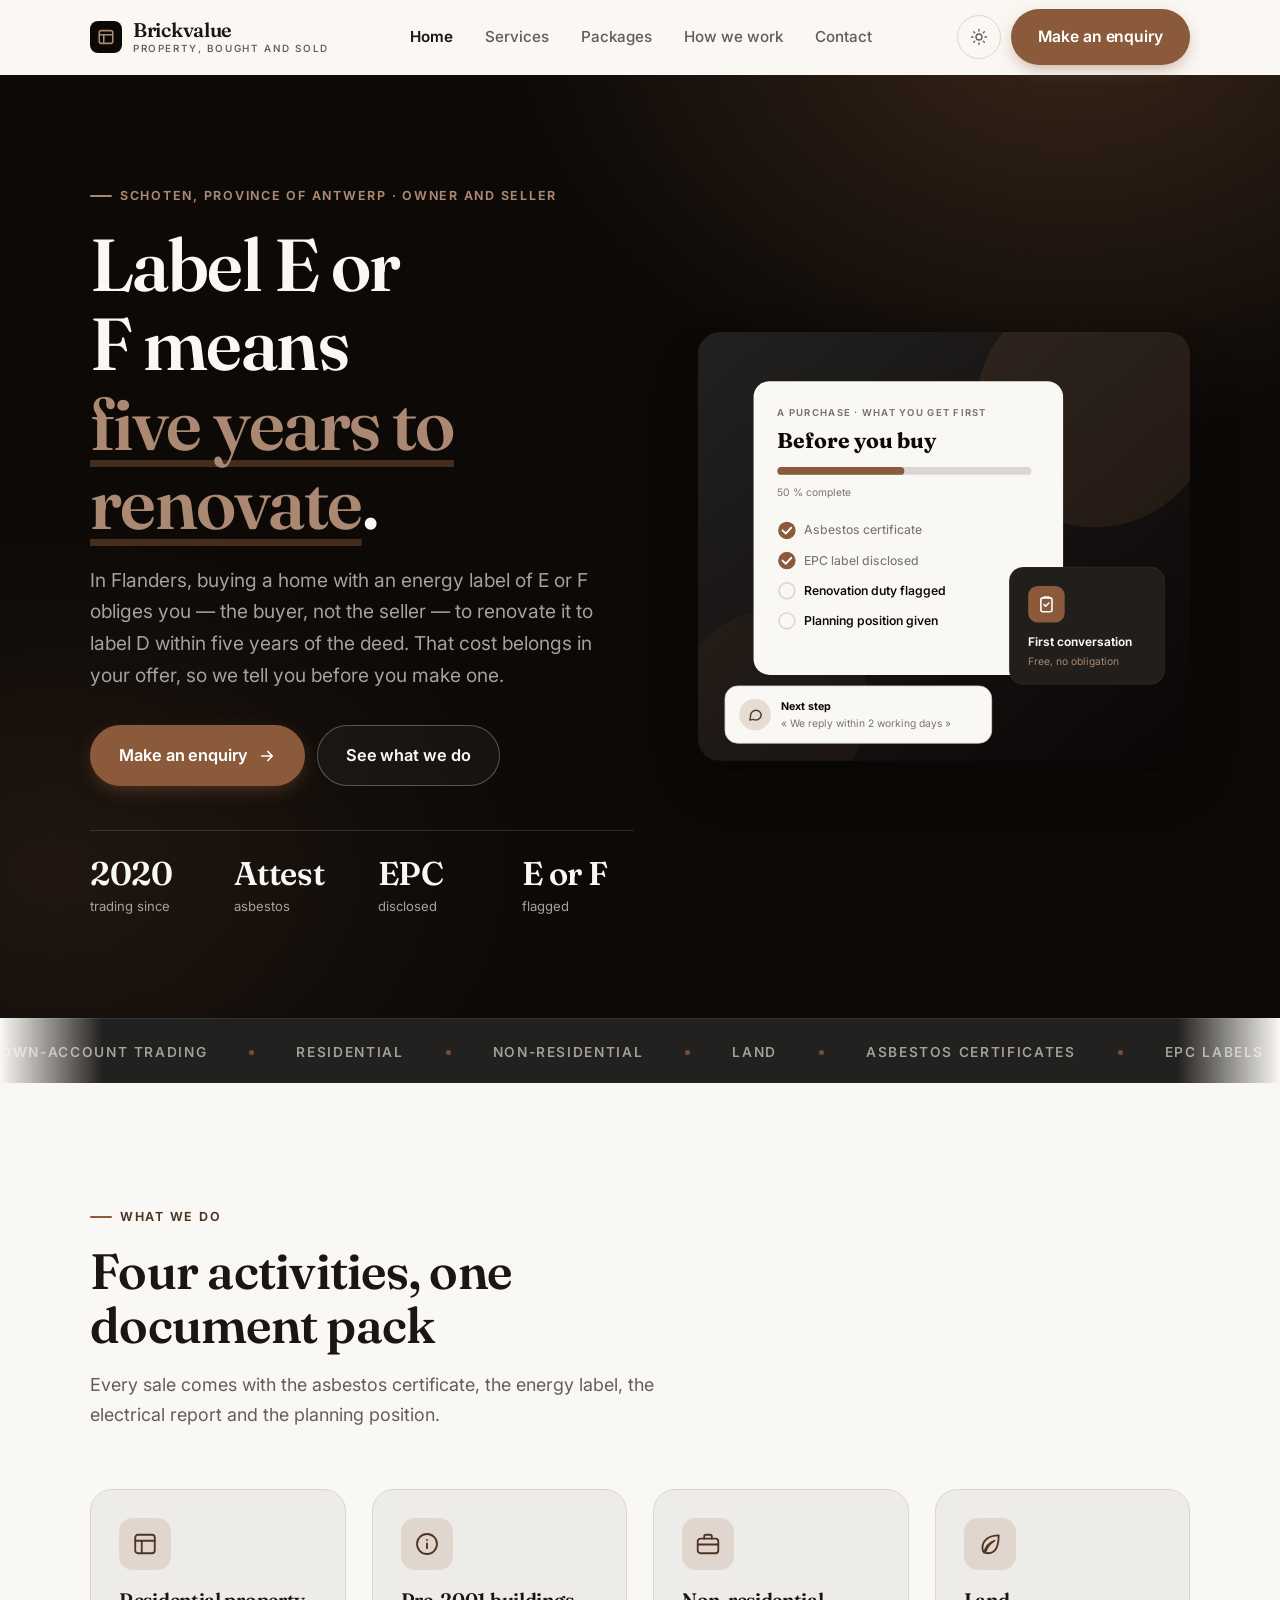
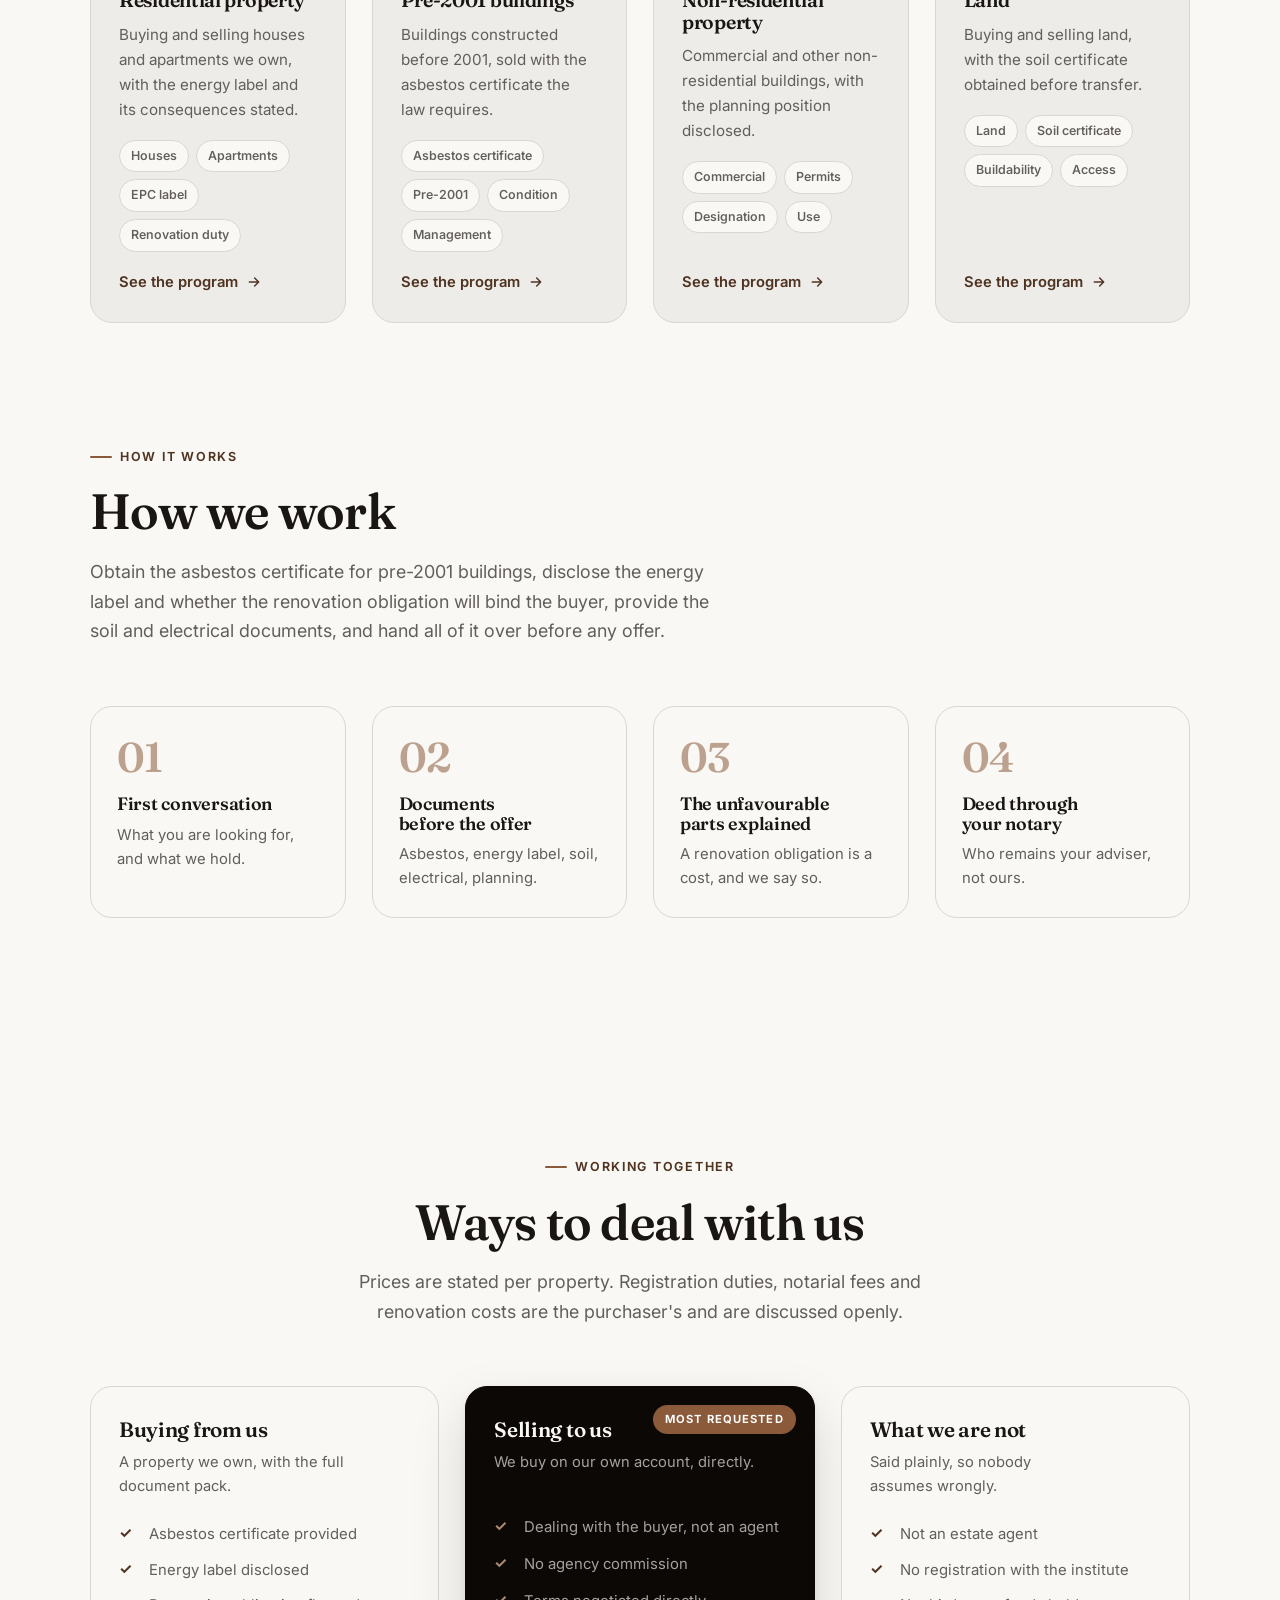
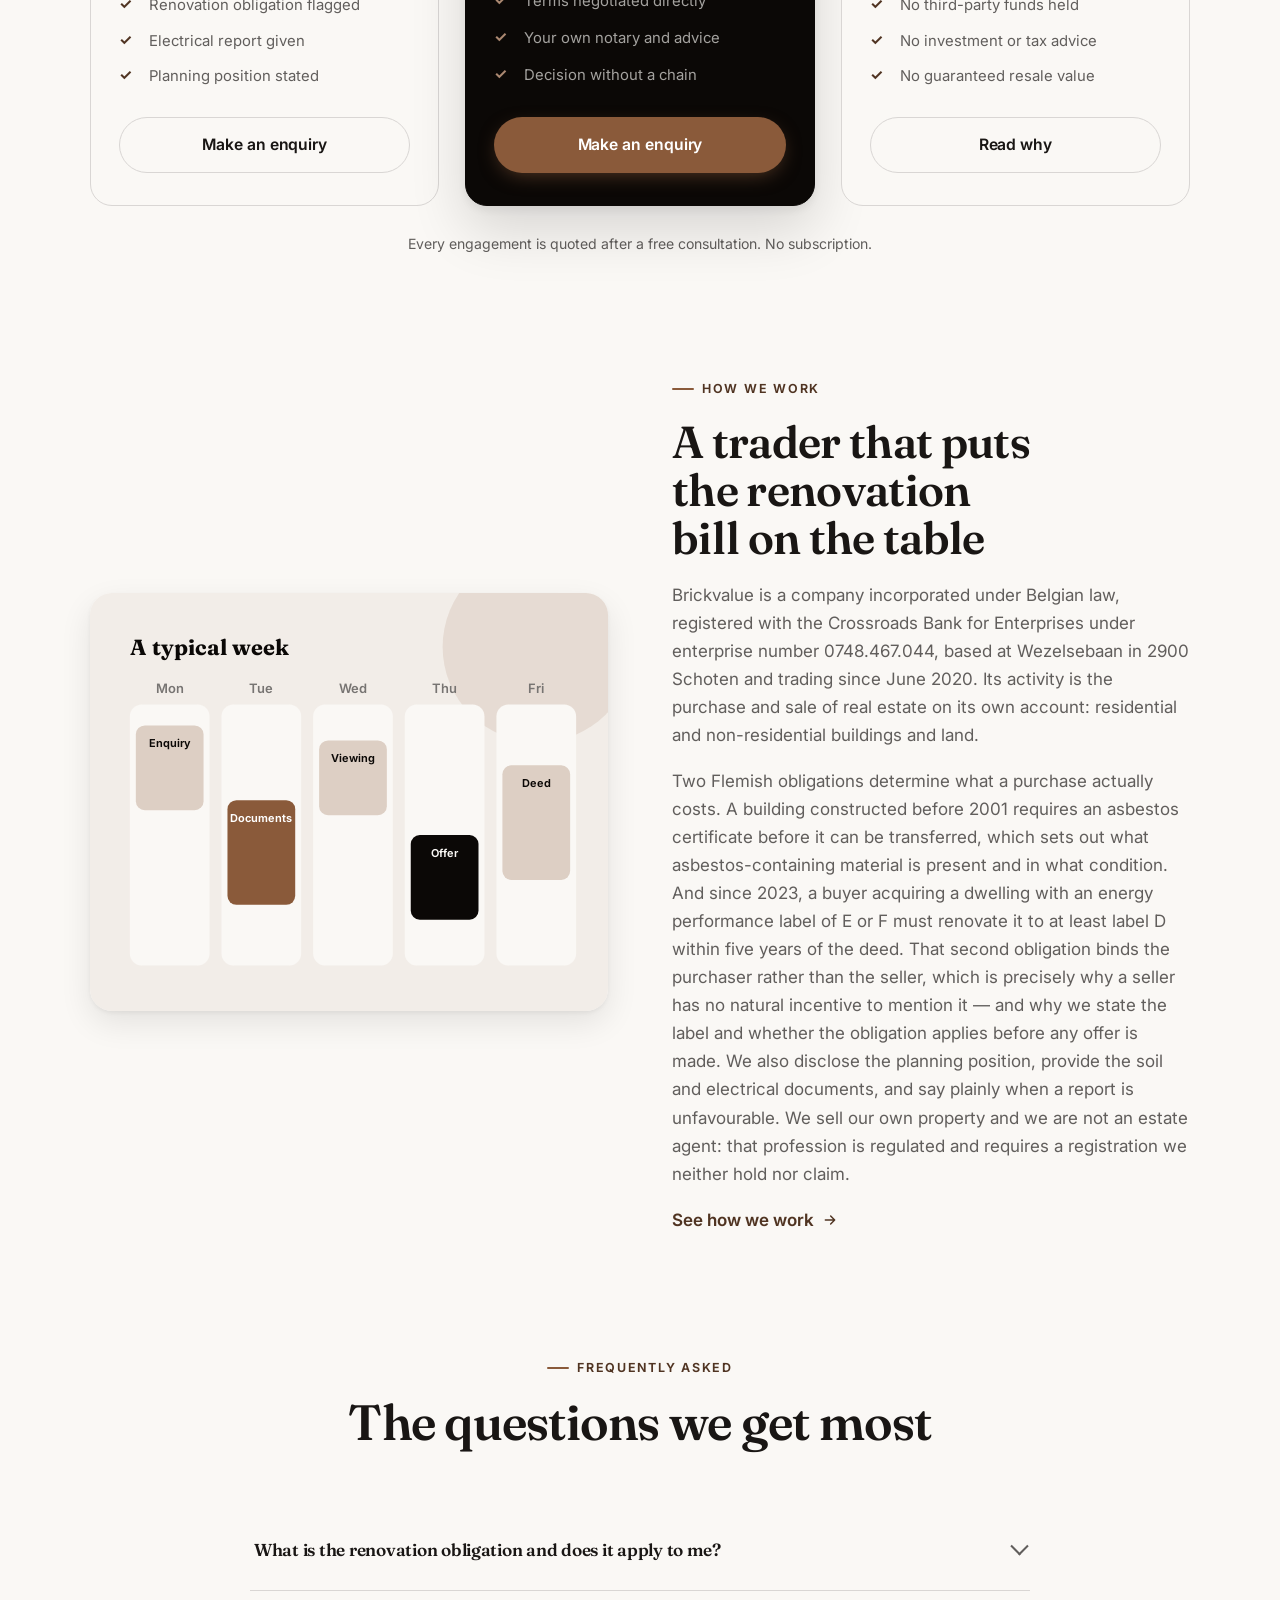
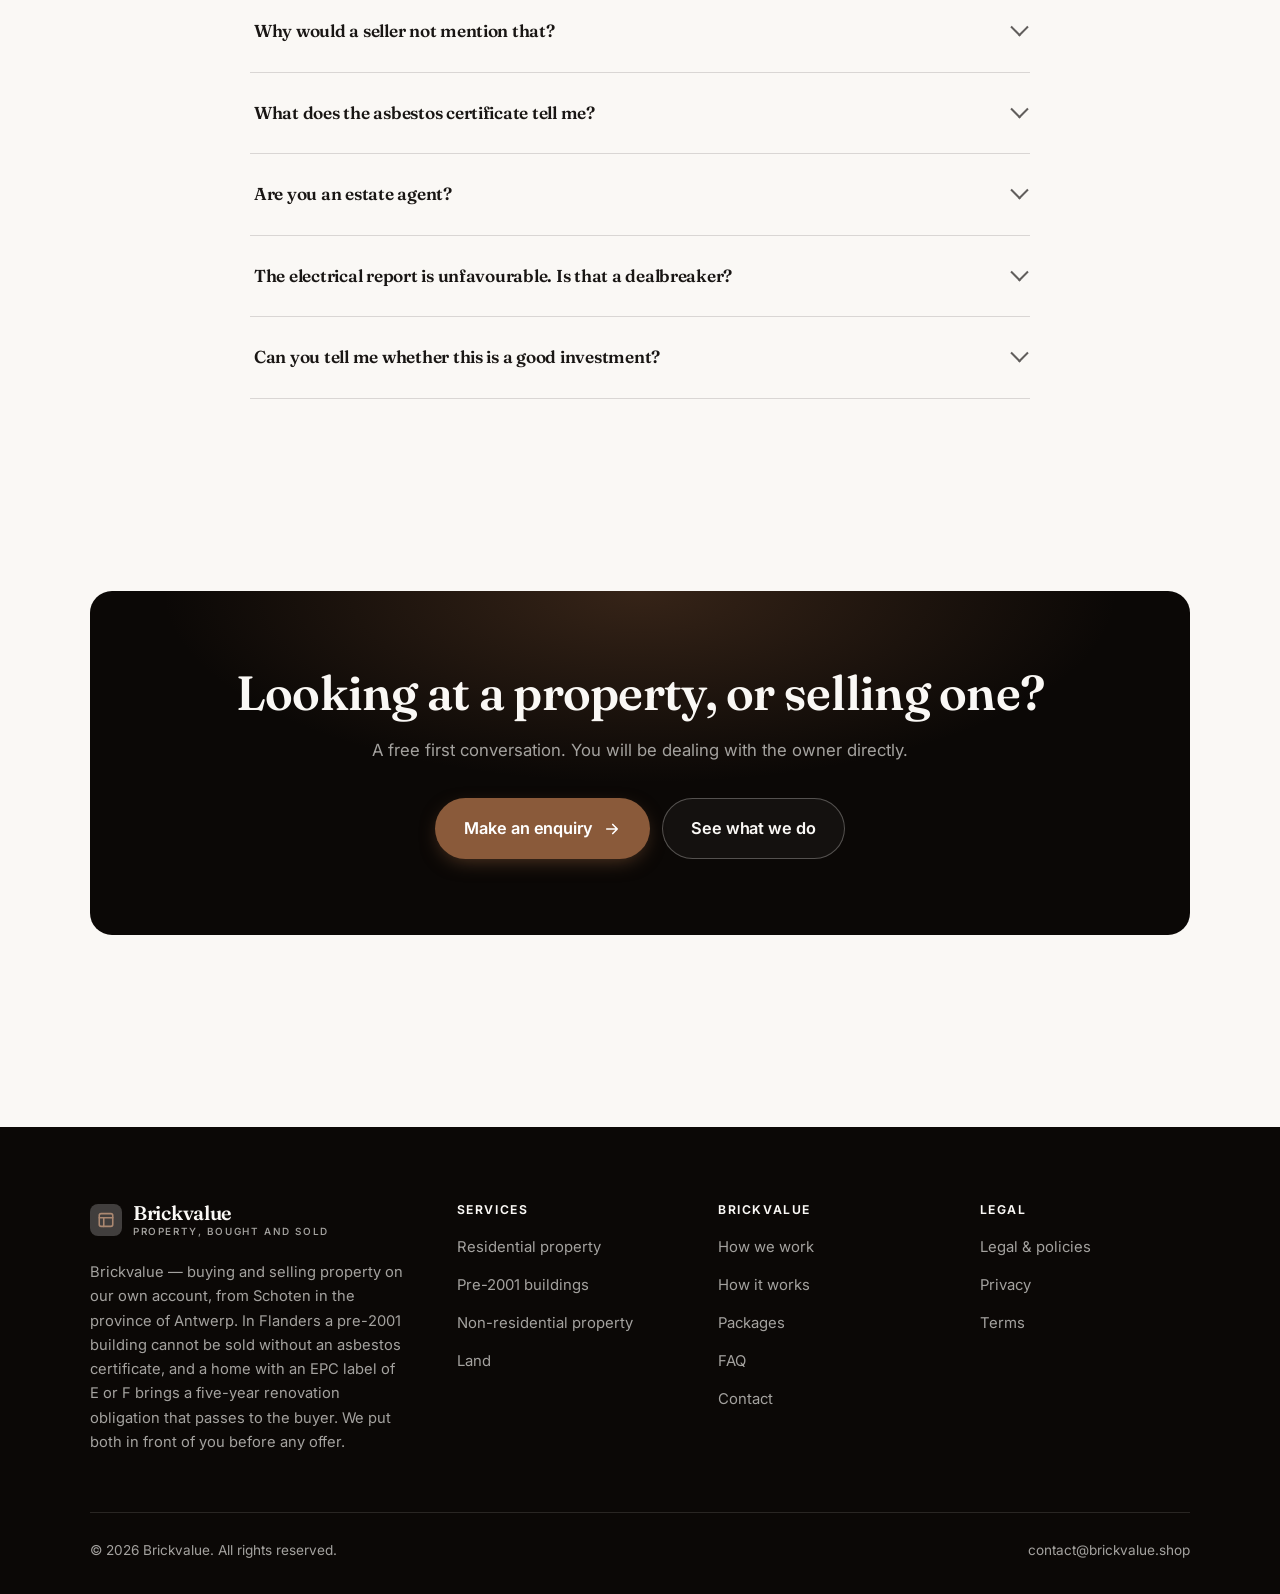
<file: index.html>
<!DOCTYPE html>
<html lang="en" class="no-js">
<head>
<meta charset="utf-8">
<meta name="viewport" content="width=device-width, initial-scale=1">
<title>Brickvalue — buying and selling property, Schoten</title>
<meta name="description" content="Brickvalue, a company in Schoten buying and selling residential and non-residential property and land on its own account.">
<link rel="canonical" href="https://brickvalue.shop/">

<meta property="og:type" content="website">
<meta property="og:url" content="https://brickvalue.shop/">
<meta property="og:site_name" content="Brickvalue">
<meta property="og:locale" content="en_US">
<meta property="og:title" content="Brickvalue — buying and selling property, Schoten">
<meta property="og:description" content="Brickvalue, a company in Schoten buying and selling residential and non-residential property and land on its own account.">
<meta name="theme-color" content="#0b0806">

<link rel="icon" href="assets/img/favicon.svg" type="image/svg+xml">
<link rel="preconnect" href="https://fonts.googleapis.com">
<link rel="preconnect" href="https://fonts.gstatic.com" crossorigin>
<link rel="stylesheet" href="https://fonts.googleapis.com/css2?family=Fraunces:wght@400;500;600;700&family=Inter:wght@400..700&display=swap">
<link rel="stylesheet" href="assets/css/style.css">

<!-- Thème appliqué avant le premier rendu (évite le flash) -->
<script>
document.documentElement.classList.remove('no-js');
(function(){try{var t=localStorage.getItem('site-theme');if(t){document.documentElement.setAttribute('data-theme',t);}}catch(e){}})();
</script>
<script type="application/ld+json">
{
  "@context": "https://schema.org",
  "@type": "Organization",
  "name": "Brickvalue",
  "url": "https://brickvalue.shop/",
  "email": "contact@brickvalue.shop",
  "description": "Brickvalue, a company in Schoten buying and selling residential and non-residential property and land on its own account.",
  "areaServed": "US",
  "knowsLanguage": "en"
}
</script>
</head>

<body>
<a class="skip-link" href="#main">Skip to main content</a>

<header class="site-header">
  <nav class="wrap nav" aria-label="Main navigation">
    <a class="brand" href="index.html">
      <svg class="brand__mark" viewBox="0 0 64 64" aria-hidden="true">
        <rect class="bm-bg" width="64" height="64" rx="16"/>
        <g class="bm-ic" transform="translate(14 14) scale(1.5)" fill="none" stroke-width="2.1" stroke-linecap="round" stroke-linejoin="round"><rect x="3" y="3.5" width="18" height="17" rx="2.5"/><path d="M3 9h18M9 9v11.5"/></g>
      </svg>
      <span>Brickvalue<span class="brand__sub">PROPERTY, BOUGHT AND SOLD</span></span>
    </a>

    <ul class="nav__links" id="nav-links">
      <li><a href="index.html" aria-current="page">Home</a></li>
      <li><a href="programs.html">Services</a></li>
      <li><a href="index.html#pricing">Packages</a></li>
      <li><a href="about.html">How we work</a></li>
      <li><a href="contact.html">Contact</a></li>
      <li><a class="btn btn--primary" href="contact.html">Make an enquiry</a></li>
    </ul>

    <div class="nav__cta">
      <button class="theme-toggle" type="button" aria-label="Switch to dark theme">
        <svg class="icon-sun" viewBox="0 0 24 24" fill="none" stroke="currentColor" stroke-width="1.8" stroke-linecap="round" aria-hidden="true"><circle cx="12" cy="12" r="4"/><path d="M12 2v2m0 16v2M2 12h2m16 0h2M4.9 4.9l1.4 1.4m11.4 11.4 1.4 1.4M19.1 4.9l-1.4 1.4M6.3 17.7l-1.4 1.4"/></svg>
        <svg class="icon-moon" viewBox="0 0 24 24" fill="none" stroke="currentColor" stroke-width="1.8" stroke-linecap="round" stroke-linejoin="round" aria-hidden="true"><path d="M21 12.8A9 9 0 1 1 11.2 3a7 7 0 0 0 9.8 9.8z"/></svg>
      </button>
      <a class="btn btn--primary" href="contact.html">Make an enquiry</a>
      <button class="nav__toggle" type="button" aria-expanded="false" aria-controls="nav-links" aria-label="Open menu">
        <svg class="icon-open" viewBox="0 0 24 24" fill="none" stroke="currentColor" stroke-width="2" stroke-linecap="round" aria-hidden="true"><path d="M3 6h18M3 12h18M3 18h18"/></svg>
        <svg class="icon-close" viewBox="0 0 24 24" fill="none" stroke="currentColor" stroke-width="2" stroke-linecap="round" aria-hidden="true"><path d="M6 6l12 12M18 6L6 18"/></svg>
      </button>
    </div>
  </nav>
</header>

<main id="main">

<section class="hero">
  <div class="wrap hero__inner">
    <div>
      <span class="eyebrow hero__eyebrow">Schoten, province of Antwerp · Owner and seller</span>
      <h1>Label E or F means<br> <em>five years to renovate</em>.</h1>
      <p class="hero__lede">In Flanders, buying a home with an energy label of E or F obliges you — the buyer, not the seller — to renovate it to label D within five years of the deed. That cost belongs in your offer, so we tell you before you make one.</p>

      <div class="hero__actions">
        <a class="btn btn--primary btn--lg" href="contact.html">Make an enquiry <svg viewBox="0 0 24 24" fill="none" stroke="currentColor" stroke-width="2.2" stroke-linecap="round" stroke-linejoin="round" aria-hidden="true"><path d="M5 12h14M13 6l6 6-6 6"/></svg></a>
        <a class="btn btn--on-dark btn--lg" href="programs.html">See what we do</a>
      </div>

      <ul class="hero__proof">
        <li><span class="stat__num">2020</span><span class="stat__label">trading since</span></li>
        <li><span class="stat__num">Attest</span><span class="stat__label">asbestos</span></li>
        <li><span class="stat__num">EPC</span><span class="stat__label">disclosed</span></li>
        <li><span class="stat__num">E or F</span><span class="stat__label">flagged</span></li>
      </ul>
    </div>

    <div class="hero__art">
      <svg viewBox="0 0 620 540" role="img" aria-label="What a buyer receives from Brickvalue before making an offer, from the asbestos certificate to the renovation obligation.">
        <defs>
          <linearGradient id="hbg" x1="0" y1="0" x2="1" y2="1">
            <stop offset="0" stop-color="#23211f"/><stop offset="1" stop-color="#090605"/>
          </linearGradient>
        </defs>
        <rect width="620" height="540" rx="22" fill="url(#hbg)"/>
        <circle cx="500" cy="96" r="150" fill="#8a5a3a" opacity=".16"/>
        <circle cx="96" cy="470" r="120" fill="#8a5a3a" opacity=".08"/>

        <g style="font-family: var(--font-body)">
          <!-- Carte programme -->
          <rect x="70" y="62" width="390" height="370" rx="20" fill="#faf8f5"/>
          <text x="100" y="106" font-size="12" font-weight="650" letter-spacing="1.6" fill="#777472">A PURCHASE · WHAT YOU GET FIRST</text>
          <text x="100" y="146" font-size="27" font-weight="700" fill="#0b0806" style="font-family: var(--font-display)">Before you buy</text>
          <rect x="100" y="170" width="320" height="10" rx="5" fill="#d9d6d4"/>
          <rect x="100" y="170" width="160" height="10" rx="5" fill="#8a5a3a"/>
          <text x="100" y="206" font-size="13" fill="#777472">50 % complete</text>
          <circle cx="112" cy="250" r="11" fill="#8a5a3a"/><path d="M106.5 250l4 4 7-7.5" fill="none" stroke="#ffffff" stroke-width="2.4" stroke-linecap="round" stroke-linejoin="round"/><text x="134" y="255" font-size="15.5" fill="#777472" font-weight="450">Asbestos certificate</text>
          <circle cx="112" cy="288" r="11" fill="#8a5a3a"/><path d="M106.5 288l4 4 7-7.5" fill="none" stroke="#ffffff" stroke-width="2.4" stroke-linecap="round" stroke-linejoin="round"/><text x="134" y="293" font-size="15.5" fill="#777472" font-weight="450">EPC label disclosed</text>
          <circle cx="112" cy="326" r="10" fill="none" stroke="#d9d6d4" stroke-width="2"/><text x="134" y="331" font-size="15.5" fill="#0b0806" font-weight="560">Renovation duty flagged</text>
          <circle cx="112" cy="364" r="10" fill="none" stroke="#d9d6d4" stroke-width="2"/><text x="134" y="369" font-size="15.5" fill="#0b0806" font-weight="560">Planning position given</text>

          <!-- Carte séance -->
          <rect x="392" y="296" width="196" height="148" rx="18" fill="#211e1c" stroke="#ffffff" stroke-opacity=".08"/>
          <rect x="416" y="320" width="46" height="46" rx="12" fill="#8a5a3a"/>
          <g transform="translate(427 331)" fill="none" stroke="#ffffff" color="#ffffff" stroke-width="2" stroke-linecap="round" stroke-linejoin="round"><rect x="5" y="4" width="14" height="17.5" rx="2.5"/><path d="M9 4V3h6v1M9 12.5l2 2 4-4"/></g>
          <text x="416" y="396" font-size="15" font-weight="650" fill="#faf8f5">First conversation</text>
          <text x="416" y="420" font-size="13" fill="#ab8871">Free, no obligation</text>

          <!-- Retour du coach -->
          <rect x="34" y="446" width="336" height="72" rx="16" fill="#faf8f5" stroke="#d9d6d4"/>
          <circle cx="72" cy="482" r="20" fill="#e6dcd3"/>
          <g transform="translate(62 472) scale(.84)" fill="none" stroke="#5a3b26" stroke-width="2.2" stroke-linecap="round" stroke-linejoin="round"><path d="M21 12a8 8 0 0 1-11.6 7.1L4 20l1-4.6A8 8 0 1 1 21 12z"/></g>
          <text x="104" y="476" font-size="13.5" font-weight="700" fill="#0b0806">Next step</text>
          <text x="104" y="498" font-size="13" fill="#777472">« We reply within 2 working days »</text>
        </g>
      </svg>
    </div>
  </div>
</section>

<div class="marquee" aria-hidden="true">
  <div class="marquee__track"><span>Own-account trading</span><span>Residential</span><span>Non-residential</span><span>Land</span><span>Asbestos certificates</span><span>EPC labels</span><span>Renovation obligation</span><span>Soil certificates</span><span>Electrical reports</span><span>Owner-seller</span><span>Own-account trading</span><span>Residential</span><span>Non-residential</span><span>Land</span><span>Asbestos certificates</span><span>EPC labels</span><span>Renovation obligation</span><span>Soil certificates</span><span>Electrical reports</span><span>Owner-seller</span></div>
</div>

<section class="section wrap" id="programs">
  <div class="section-head reveal">
    <span class="eyebrow">What we do</span>
    <h2>Four activities, one document pack</h2>
    <p>Every sale comes with the asbestos certificate, the energy label, the electrical report and the planning position.</p>
  </div>
  <div class="grid grid--4 reveal-group">
    <a class="card" href="programs.html#residential">
      <div class="card__icon"><svg viewBox="0 0 24 24" fill="none" stroke="currentColor" stroke-width="1.7" stroke-linecap="round" stroke-linejoin="round" aria-hidden="true"><rect x="3" y="3.5" width="18" height="17" rx="2.5"/><path d="M3 9h18M9 9v11.5"/></svg></div>
      <h3>Residential property</h3>
      <p>Buying and selling houses and apartments we own, with the energy label and its consequences stated.</p>
      <ul class="tags"><li>Houses</li><li>Apartments</li><li>EPC label</li><li>Renovation duty</li></ul>
      <span class="arrow-link">See the program <svg viewBox="0 0 24 24" fill="none" stroke="currentColor" stroke-width="2.2" stroke-linecap="round" stroke-linejoin="round" aria-hidden="true"><path d="M5 12h14M13 6l6 6-6 6"/></svg></span>
    </a>
    <a class="card" href="programs.html#asbestos">
      <div class="card__icon"><svg viewBox="0 0 24 24" fill="none" stroke="currentColor" stroke-width="1.7" stroke-linecap="round" stroke-linejoin="round" aria-hidden="true"><circle cx="12" cy="12" r="9.2"/><path d="M12 16v-4.5M12 8.2v.1"/></svg></div>
      <h3>Pre-2001 buildings</h3>
      <p>Buildings constructed before 2001, sold with the asbestos certificate the law requires.</p>
      <ul class="tags"><li>Asbestos certificate</li><li>Pre-2001</li><li>Condition</li><li>Management</li></ul>
      <span class="arrow-link">See the program <svg viewBox="0 0 24 24" fill="none" stroke="currentColor" stroke-width="2.2" stroke-linecap="round" stroke-linejoin="round" aria-hidden="true"><path d="M5 12h14M13 6l6 6-6 6"/></svg></span>
    </a>
    <a class="card" href="programs.html#commercial">
      <div class="card__icon"><svg viewBox="0 0 24 24" fill="none" stroke="currentColor" stroke-width="1.7" stroke-linecap="round" stroke-linejoin="round" aria-hidden="true"><rect x="2.5" y="7" width="19" height="13.5" rx="2.5"/><path d="M8.5 7V5a1.5 1.5 0 0 1 1.5-1.5h4A1.5 1.5 0 0 1 15.5 5v2M2.5 12.5h19"/></svg></div>
      <h3>Non-residential property</h3>
      <p>Commercial and other non-residential buildings, with the planning position disclosed.</p>
      <ul class="tags"><li>Commercial</li><li>Permits</li><li>Designation</li><li>Use</li></ul>
      <span class="arrow-link">See the program <svg viewBox="0 0 24 24" fill="none" stroke="currentColor" stroke-width="2.2" stroke-linecap="round" stroke-linejoin="round" aria-hidden="true"><path d="M5 12h14M13 6l6 6-6 6"/></svg></span>
    </a>
    <a class="card" href="programs.html#land">
      <div class="card__icon"><svg viewBox="0 0 24 24" fill="none" stroke="currentColor" stroke-width="1.7" stroke-linecap="round" stroke-linejoin="round" aria-hidden="true"><path d="M20 4c-9 0-15 4.5-15 11.5 0 2 .6 3.4 1.5 4.5C8 14 12 10.5 16 9c-4 2.5-7 6-8.5 11 1 .4 2 .5 3 .5C17 20.5 20 14 20 4z"/></svg></div>
      <h3>Land</h3>
      <p>Buying and selling land, with the soil certificate obtained before transfer.</p>
      <ul class="tags"><li>Land</li><li>Soil certificate</li><li>Buildability</li><li>Access</li></ul>
      <span class="arrow-link">See the program <svg viewBox="0 0 24 24" fill="none" stroke="currentColor" stroke-width="2.2" stroke-linecap="round" stroke-linejoin="round" aria-hidden="true"><path d="M5 12h14M13 6l6 6-6 6"/></svg></span>
    </a>
  </div>
</section>

<section class="section section--flush wrap" id="how-it-works">
  <div class="section-head reveal">
    <span class="eyebrow">How it works</span>
    <h2>How we work</h2>
    <p>Obtain the asbestos certificate for pre-2001 buildings, disclose the energy label and whether the renovation obligation will bind the buyer, provide the soil and electrical documents, and hand all of it over before any offer.</p>
  </div>
  <div class="grid grid--4 steps reveal-group">
    <article class="step">
      <h3>First conversation</h3>
      <p>What you are looking for, and what we hold.</p>
    </article>
    <article class="step">
      <h3>Documents before the offer</h3>
      <p>Asbestos, energy label, soil, electrical, planning.</p>
    </article>
    <article class="step">
      <h3>The unfavourable parts explained</h3>
      <p>A renovation obligation is a cost, and we say so.</p>
    </article>
    <article class="step">
      <h3>Deed through your notary</h3>
      <p>Who remains your adviser, not ours.</p>
    </article>
  </div>
</section>

<section class="section wrap" id="pricing">
  <div class="section-head section-head--center reveal">
    <span class="eyebrow">Working together</span>
    <h2>Ways to deal with us</h2>
    <p>Prices are stated per property. Registration duties, notarial fees and renovation costs are the purchaser's and are discussed openly.</p>
  </div>
  <div class="grid grid--3 plans reveal-group">
    <article class="plan">
      
      <h3>Buying from us</h3>
      <p class="plan__desc">A property we own, with the full document pack.</p>
      
      <ul class="plan__features">
        <li>Asbestos certificate provided</li>
        <li>Energy label disclosed</li>
        <li>Renovation obligation flagged</li>
        <li>Electrical report given</li>
        <li>Planning position stated</li>
      </ul>
      <a class="btn btn--ghost btn--block" href="contact.html">Make an enquiry</a>
    </article>
    <article class="plan plan--featured">
      <span class="plan__tag">Most requested</span>
      <h3>Selling to us</h3>
      <p class="plan__desc">We buy on our own account, directly.</p>
      
      <ul class="plan__features">
        <li>Dealing with the buyer, not an agent</li>
        <li>No agency commission</li>
        <li>Terms negotiated directly</li>
        <li>Your own notary and advice</li>
        <li>Decision without a chain</li>
      </ul>
      <a class="btn btn--primary btn--block" href="contact.html">Make an enquiry</a>
    </article>
    <article class="plan">
      
      <h3>What we are not</h3>
      <p class="plan__desc">Said plainly, so nobody assumes wrongly.</p>
      
      <ul class="plan__features">
        <li>Not an estate agent</li>
        <li>No registration with the institute</li>
        <li>No third-party funds held</li>
        <li>No investment or tax advice</li>
        <li>No guaranteed resale value</li>
      </ul>
      <a class="btn btn--ghost btn--block" href="contact.html">Read why</a>
    </article>
  </div>
  <p class="plans-note">Every engagement is quoted after a free consultation. No subscription.</p>
</section>

<section class="section section--flush wrap">
  <div class="split reveal">
    <div class="split__art">
      <svg viewBox="0 0 520 420" role="img" aria-label="Example of a typical week: Enquiry, Documents, Viewing, Offer, Deed.">
        <rect width="520" height="420" rx="20" fill="#f2ede8"/>
        <circle cx="450" cy="54" r="96" fill="#8a5a3a" opacity=".12"/>
        <g style="font-family: var(--font-body)">
        <text x="40" y="62" font-size="22" font-weight="700" fill="#0b0806" style="font-family: var(--font-display)">A typical week</text>
        <text x="80" y="100" text-anchor="middle" font-size="13" font-weight="600" fill="#777472">Mon</text>
        <rect x="40" y="112" width="80" height="262" rx="12" fill="#faf8f5"/>
        <rect x="46" y="133" width="68" height="85" rx="9" fill="#ddcfc4"/>
        <text x="80" y="155" text-anchor="middle" font-size="11" font-weight="650" fill="#0b0806">Enquiry</text>
        <text x="172" y="100" text-anchor="middle" font-size="13" font-weight="600" fill="#777472">Tue</text>
        <rect x="132" y="112" width="80" height="262" rx="12" fill="#faf8f5"/>
        <rect x="138" y="208" width="68" height="105" rx="9" fill="#8a5a3a"/>
        <text x="172" y="230" text-anchor="middle" font-size="11" font-weight="650" fill="#ffffff">Documents</text>
        <text x="264" y="100" text-anchor="middle" font-size="13" font-weight="600" fill="#777472">Wed</text>
        <rect x="224" y="112" width="80" height="262" rx="12" fill="#faf8f5"/>
        <rect x="230" y="148" width="68" height="75" rx="9" fill="#ddcfc4"/>
        <text x="264" y="170" text-anchor="middle" font-size="11" font-weight="650" fill="#0b0806">Viewing</text>
        <text x="356" y="100" text-anchor="middle" font-size="13" font-weight="600" fill="#777472">Thu</text>
        <rect x="316" y="112" width="80" height="262" rx="12" fill="#faf8f5"/>
        <rect x="322" y="243" width="68" height="85" rx="9" fill="#0b0806"/>
        <text x="356" y="265" text-anchor="middle" font-size="11" font-weight="650" fill="#faf8f5">Offer</text>
        <text x="448" y="100" text-anchor="middle" font-size="13" font-weight="600" fill="#777472">Fri</text>
        <rect x="408" y="112" width="80" height="262" rx="12" fill="#faf8f5"/>
        <rect x="414" y="173" width="68" height="115" rx="9" fill="#ddcfc4"/>
        <text x="448" y="195" text-anchor="middle" font-size="11" font-weight="650" fill="#0b0806">Deed</text>
        </g>
      </svg>
    </div>
    <div>
      <span class="eyebrow">How we work</span>
      <h2>A trader that puts the renovation bill on the table</h2>
      <p>Brickvalue is a company incorporated under Belgian law, registered with the Crossroads Bank for Enterprises under enterprise number 0748.467.044, based at Wezelsebaan in 2900 Schoten and trading since June 2020. Its activity is the purchase and sale of real estate on its own account: residential and non-residential buildings and land.</p>
      <p>Two Flemish obligations determine what a purchase actually costs. A building constructed before 2001 requires an asbestos certificate before it can be transferred, which sets out what asbestos-containing material is present and in what condition. And since 2023, a buyer acquiring a dwelling with an energy performance label of E or F must renovate it to at least label D within five years of the deed. That second obligation binds the purchaser rather than the seller, which is precisely why a seller has no natural incentive to mention it — and why we state the label and whether the obligation applies before any offer is made. We also disclose the planning position, provide the soil and electrical documents, and say plainly when a report is unfavourable. We sell our own property and we are not an estate agent: that profession is regulated and requires a registration we neither hold nor claim.</p>
      <p><a class="arrow-link" href="about.html">See how we work <svg viewBox="0 0 24 24" fill="none" stroke="currentColor" stroke-width="2.2" stroke-linecap="round" stroke-linejoin="round" aria-hidden="true"><path d="M5 12h14M13 6l6 6-6 6"/></svg></a></p>
    </div>
  </div>
</section>

<section class="section section--flush wrap" id="faq">
  <div class="section-head section-head--center reveal">
    <span class="eyebrow">Frequently asked</span>
    <h2>The questions we get most</h2>
  </div>
  <div class="faq reveal">
    <details>
      <summary>What is the renovation obligation and does it apply to me?</summary>
      <p>In the Flemish Region, a buyer acquiring a dwelling with an energy label of E or F must renovate it to reach at least label D within five years of the authentic deed. It binds you as the purchaser, not the seller. That matters commercially because the work can cost a great deal more than the discount that made the property look attractive. We tell you the label and whether the obligation applies before you make an offer.</p>
    </details>
    <details>
      <summary>Why would a seller not mention that?</summary>
      <p>Because the obligation is the buyer's, so it costs the seller nothing to leave unsaid, and a property at label F looks cheap until you price the route to label D. We would rather you factored it in and offered accordingly than discovered it afterwards and felt misled. It is a question worth putting to any seller in Flanders, not only to us.</p>
    </details>
    <details>
      <summary>What does the asbestos certificate tell me?</summary>
      <p>Which asbestos-containing materials are present in a pre-2001 building, their condition, and how they should be managed. It is required before such a building can be transferred in Flanders. It is genuinely useful rather than a formality: material in good condition that can be left alone is a very different proposition from material that needs removal by a licensed firm.</p>
    </details>
    <details>
      <summary>Are you an estate agent?</summary>
      <p>No. We buy and sell property we own ourselves. The profession of estate agent is regulated in Belgium and requires registration with the professional institute, which we do not hold and do not claim — we do not act for third parties and we hold no third-party money. You are dealing with a principal whose interests are not yours, which is exactly why your notary should be your adviser rather than us.</p>
    </details>
    <details>
      <summary>The electrical report is unfavourable. Is that a dealbreaker?</summary>
      <p>Not necessarily, and you need to know before you commit. An unfavourable report means the installation must be brought into compliance, with a cost and a deadline that belong in the negotiation. What would be unacceptable is letting you find it in an annexe after signing, which is how these documents are too often handled.</p>
    </details>
    <details>
      <summary>Can you tell me whether this is a good investment?</summary>
      <p>No, and we are the wrong party to ask. We are the seller, and we provide no investment, tax or legal advice. We will give you the documents, the label, the obligations and the planning position accurately. What that is worth to you is a judgement for you and your own advisers to make.</p>
    </details>
  </div>
</section>

<section class="wrap section--tight">
  <div class="cta-band reveal">
    <h2>Looking at a property, or selling one?</h2>
    <p>A free first conversation. You will be dealing with the owner directly.</p>
    <div class="hero__actions">
      <a class="btn btn--primary btn--lg" href="contact.html">Make an enquiry <svg viewBox="0 0 24 24" fill="none" stroke="currentColor" stroke-width="2.2" stroke-linecap="round" stroke-linejoin="round" aria-hidden="true"><path d="M5 12h14M13 6l6 6-6 6"/></svg></a>
      <a class="btn btn--on-dark btn--lg" href="programs.html">See what we do</a>
    </div>
  </div>
</section>

</main>

<footer class="site-footer">
  <div class="wrap">
    <div class="footer__grid">
      <div class="footer__brand">
        <a class="brand" href="index.html">
          <svg class="brand__mark" viewBox="0 0 64 64" aria-hidden="true">
        <rect class="bm-bg" width="64" height="64" rx="16"/>
        <g class="bm-ic" transform="translate(14 14) scale(1.5)" fill="none" stroke-width="2.1" stroke-linecap="round" stroke-linejoin="round"><rect x="3" y="3.5" width="18" height="17" rx="2.5"/><path d="M3 9h18M9 9v11.5"/></g>
      </svg>
          <span>Brickvalue<span class="brand__sub">PROPERTY, BOUGHT AND SOLD</span></span>
        </a>
        <p>Brickvalue — buying and selling property on our own account, from Schoten in the province of Antwerp. In Flanders a pre-2001 building cannot be sold without an asbestos certificate, and a home with an EPC label of E or F brings a five-year renovation obligation that passes to the buyer. We put both in front of you before any offer.</p>
      </div>

      <div class="footer__col">
        <h4>Services</h4>
        <ul>
          <li><a href="programs.html#residential">Residential property</a></li>
          <li><a href="programs.html#asbestos">Pre-2001 buildings</a></li>
          <li><a href="programs.html#commercial">Non-residential property</a></li>
          <li><a href="programs.html#land">Land</a></li>
        </ul>
      </div>

      <div class="footer__col">
        <h4>Brickvalue</h4>
        <ul>
          <li><a href="about.html">How we work</a></li>
          <li><a href="index.html#how-it-works">How it works</a></li>
          <li><a href="index.html#pricing">Packages</a></li>
          <li><a href="index.html#faq">FAQ</a></li>
          <li><a href="contact.html">Contact</a></li>
        </ul>
      </div>

      <div class="footer__col">
        <h4>Legal</h4>
        <ul>
          <li><a href="legal.html">Legal &amp; policies</a></li>
          <li><a href="legal.html#privacy">Privacy</a></li>
          <li><a href="legal.html#terms">Terms</a></li>
        </ul>
      </div>
    </div>

    <div class="footer__bottom">
      <p>© <span data-year>2026</span> Brickvalue. All rights reserved.</p>
      <p><a href="mailto:contact@brickvalue.shop">contact@brickvalue.shop</a></p>
    </div>
  </div>
</footer>

<script src="assets/js/main.js" defer></script>
</body>
</html>
</file>
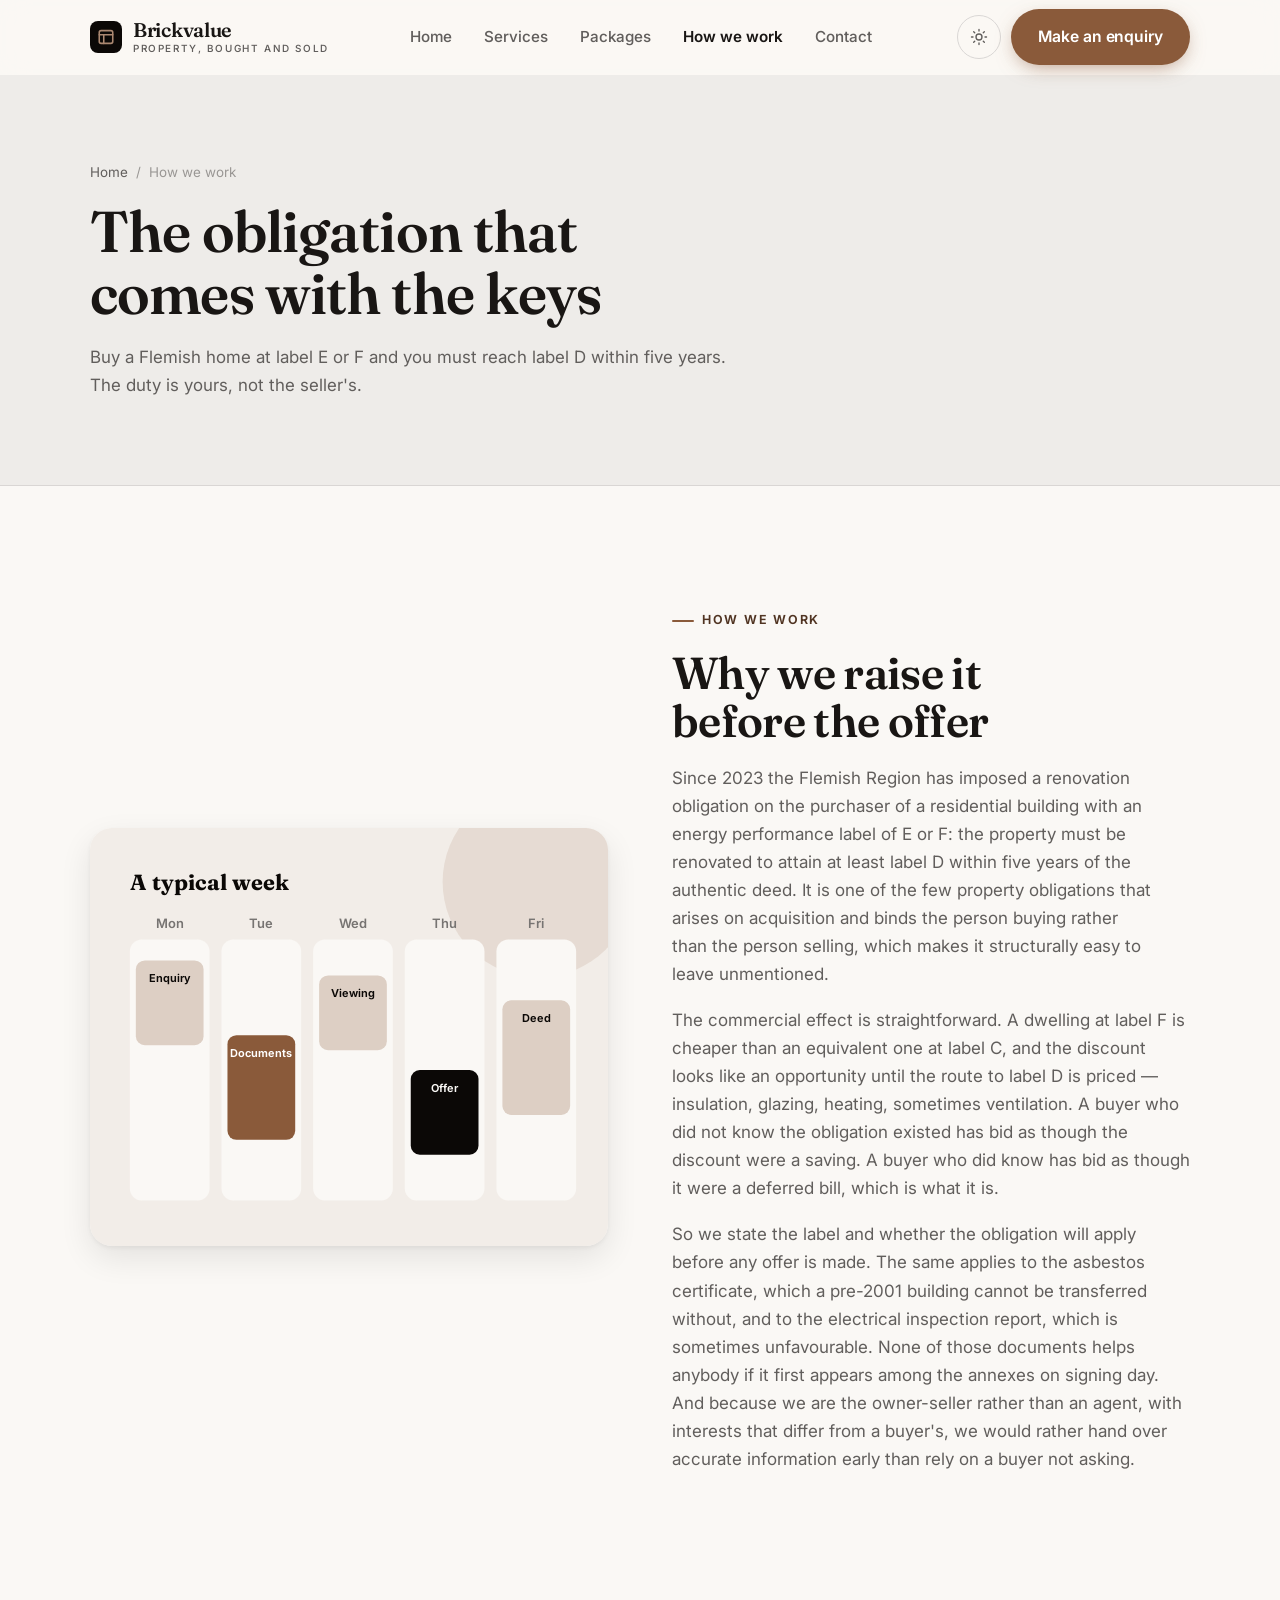
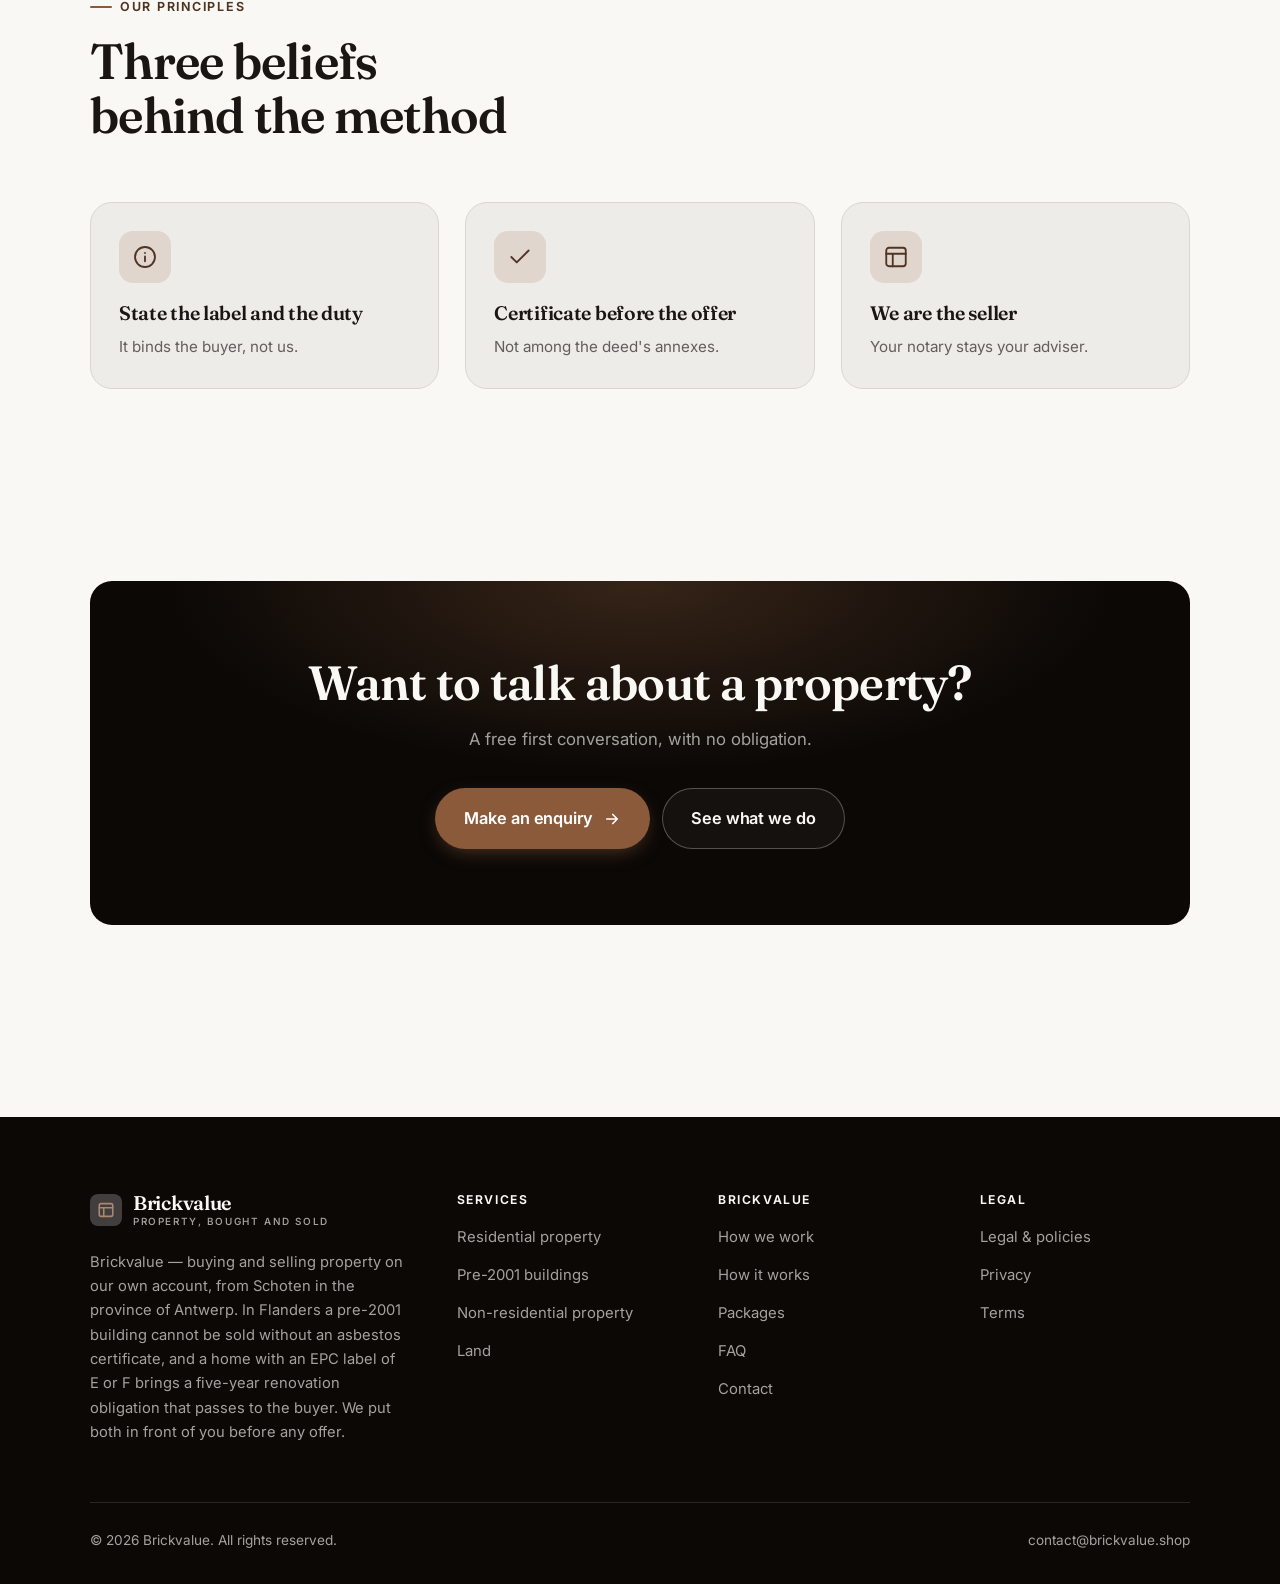
<file: about.html>
<!DOCTYPE html>
<html lang="en" class="no-js">
<head>
<meta charset="utf-8">
<meta name="viewport" content="width=device-width, initial-scale=1">
<title>How we work — Brickvalue</title>
<meta name="description" content="About Brickvalue, buying and selling property on its own account in Schoten, enterprise number 0748.467.044.">
<link rel="canonical" href="https://brickvalue.shop/about.html">

<meta property="og:type" content="website">
<meta property="og:url" content="https://brickvalue.shop/about.html">
<meta property="og:site_name" content="Brickvalue">
<meta property="og:locale" content="en_US">
<meta property="og:title" content="How we work — Brickvalue">
<meta property="og:description" content="About Brickvalue, buying and selling property on its own account in Schoten, enterprise number 0748.467.044.">
<meta name="theme-color" content="#0b0806">

<link rel="icon" href="assets/img/favicon.svg" type="image/svg+xml">
<link rel="preconnect" href="https://fonts.googleapis.com">
<link rel="preconnect" href="https://fonts.gstatic.com" crossorigin>
<link rel="stylesheet" href="https://fonts.googleapis.com/css2?family=Fraunces:wght@400;500;600;700&family=Inter:wght@400..700&display=swap">
<link rel="stylesheet" href="assets/css/style.css">

<!-- Thème appliqué avant le premier rendu (évite le flash) -->
<script>
document.documentElement.classList.remove('no-js');
(function(){try{var t=localStorage.getItem('site-theme');if(t){document.documentElement.setAttribute('data-theme',t);}}catch(e){}})();
</script>
</head>

<body>
<a class="skip-link" href="#main">Skip to main content</a>

<header class="site-header">
  <nav class="wrap nav" aria-label="Main navigation">
    <a class="brand" href="index.html">
      <svg class="brand__mark" viewBox="0 0 64 64" aria-hidden="true">
        <rect class="bm-bg" width="64" height="64" rx="16"/>
        <g class="bm-ic" transform="translate(14 14) scale(1.5)" fill="none" stroke-width="2.1" stroke-linecap="round" stroke-linejoin="round"><rect x="3" y="3.5" width="18" height="17" rx="2.5"/><path d="M3 9h18M9 9v11.5"/></g>
      </svg>
      <span>Brickvalue<span class="brand__sub">PROPERTY, BOUGHT AND SOLD</span></span>
    </a>

    <ul class="nav__links" id="nav-links">
      <li><a href="index.html">Home</a></li>
      <li><a href="programs.html">Services</a></li>
      <li><a href="index.html#pricing">Packages</a></li>
      <li><a href="about.html" aria-current="page">How we work</a></li>
      <li><a href="contact.html">Contact</a></li>
      <li><a class="btn btn--primary" href="contact.html">Make an enquiry</a></li>
    </ul>

    <div class="nav__cta">
      <button class="theme-toggle" type="button" aria-label="Switch to dark theme">
        <svg class="icon-sun" viewBox="0 0 24 24" fill="none" stroke="currentColor" stroke-width="1.8" stroke-linecap="round" aria-hidden="true"><circle cx="12" cy="12" r="4"/><path d="M12 2v2m0 16v2M2 12h2m16 0h2M4.9 4.9l1.4 1.4m11.4 11.4 1.4 1.4M19.1 4.9l-1.4 1.4M6.3 17.7l-1.4 1.4"/></svg>
        <svg class="icon-moon" viewBox="0 0 24 24" fill="none" stroke="currentColor" stroke-width="1.8" stroke-linecap="round" stroke-linejoin="round" aria-hidden="true"><path d="M21 12.8A9 9 0 1 1 11.2 3a7 7 0 0 0 9.8 9.8z"/></svg>
      </button>
      <a class="btn btn--primary" href="contact.html">Make an enquiry</a>
      <button class="nav__toggle" type="button" aria-expanded="false" aria-controls="nav-links" aria-label="Open menu">
        <svg class="icon-open" viewBox="0 0 24 24" fill="none" stroke="currentColor" stroke-width="2" stroke-linecap="round" aria-hidden="true"><path d="M3 6h18M3 12h18M3 18h18"/></svg>
        <svg class="icon-close" viewBox="0 0 24 24" fill="none" stroke="currentColor" stroke-width="2" stroke-linecap="round" aria-hidden="true"><path d="M6 6l12 12M18 6L6 18"/></svg>
      </button>
    </div>
  </nav>
</header>

<main id="main">

<section class="page-head">
  <div class="wrap">
    <nav class="breadcrumb" aria-label="Breadcrumb">
      <a href="index.html">Home</a><span>/</span><span aria-current="page">How we work</span>
    </nav>
    <h1>The obligation that comes with the keys</h1>
    <p>Buy a Flemish home at label E or F and you must reach label D within five years. The duty is yours, not the seller's.</p>
  </div>
</section>

<section class="section wrap">
  <div class="split reveal">
    <div class="split__art">
      <svg viewBox="0 0 520 420" role="img" aria-label="Example of a typical week: Enquiry, Documents, Viewing, Offer, Deed.">
        <rect width="520" height="420" rx="20" fill="#f2ede8"/>
        <circle cx="450" cy="54" r="96" fill="#8a5a3a" opacity=".12"/>
        <g style="font-family: var(--font-body)">
        <text x="40" y="62" font-size="22" font-weight="700" fill="#0b0806" style="font-family: var(--font-display)">A typical week</text>
        <text x="80" y="100" text-anchor="middle" font-size="13" font-weight="600" fill="#777472">Mon</text>
        <rect x="40" y="112" width="80" height="262" rx="12" fill="#faf8f5"/>
        <rect x="46" y="133" width="68" height="85" rx="9" fill="#ddcfc4"/>
        <text x="80" y="155" text-anchor="middle" font-size="11" font-weight="650" fill="#0b0806">Enquiry</text>
        <text x="172" y="100" text-anchor="middle" font-size="13" font-weight="600" fill="#777472">Tue</text>
        <rect x="132" y="112" width="80" height="262" rx="12" fill="#faf8f5"/>
        <rect x="138" y="208" width="68" height="105" rx="9" fill="#8a5a3a"/>
        <text x="172" y="230" text-anchor="middle" font-size="11" font-weight="650" fill="#ffffff">Documents</text>
        <text x="264" y="100" text-anchor="middle" font-size="13" font-weight="600" fill="#777472">Wed</text>
        <rect x="224" y="112" width="80" height="262" rx="12" fill="#faf8f5"/>
        <rect x="230" y="148" width="68" height="75" rx="9" fill="#ddcfc4"/>
        <text x="264" y="170" text-anchor="middle" font-size="11" font-weight="650" fill="#0b0806">Viewing</text>
        <text x="356" y="100" text-anchor="middle" font-size="13" font-weight="600" fill="#777472">Thu</text>
        <rect x="316" y="112" width="80" height="262" rx="12" fill="#faf8f5"/>
        <rect x="322" y="243" width="68" height="85" rx="9" fill="#0b0806"/>
        <text x="356" y="265" text-anchor="middle" font-size="11" font-weight="650" fill="#faf8f5">Offer</text>
        <text x="448" y="100" text-anchor="middle" font-size="13" font-weight="600" fill="#777472">Fri</text>
        <rect x="408" y="112" width="80" height="262" rx="12" fill="#faf8f5"/>
        <rect x="414" y="173" width="68" height="115" rx="9" fill="#ddcfc4"/>
        <text x="448" y="195" text-anchor="middle" font-size="11" font-weight="650" fill="#0b0806">Deed</text>
        </g>
      </svg>
    </div>
    <div>
      <span class="eyebrow">How we work</span>
      <h2>Why we raise it before the offer</h2>
      <p>Since 2023 the Flemish Region has imposed a renovation obligation on the purchaser of a residential building with an energy performance label of E or F: the property must be renovated to attain at least label D within five years of the authentic deed. It is one of the few property obligations that arises on acquisition and binds the person buying rather than the person selling, which makes it structurally easy to leave unmentioned.</p>
      <p>The commercial effect is straightforward. A dwelling at label F is cheaper than an equivalent one at label C, and the discount looks like an opportunity until the route to label D is priced — insulation, glazing, heating, sometimes ventilation. A buyer who did not know the obligation existed has bid as though the discount were a saving. A buyer who did know has bid as though it were a deferred bill, which is what it is.</p>
      <p>So we state the label and whether the obligation will apply before any offer is made. The same applies to the asbestos certificate, which a pre-2001 building cannot be transferred without, and to the electrical inspection report, which is sometimes unfavourable. None of those documents helps anybody if it first appears among the annexes on signing day. And because we are the owner-seller rather than an agent, with interests that differ from a buyer's, we would rather hand over accurate information early than rely on a buyer not asking.</p>
      <!--
        TO DO: add a short introduction of the coach (name, real background),
        with a photo if possible. Do not invent credentials — see README.md.
      -->
    </div>
  </div>
</section>

<section class="section section--flush wrap">
  <div class="section-head reveal">
    <span class="eyebrow">Our principles</span>
    <h2>Three beliefs behind the method</h2>
  </div>
  <div class="grid grid--3 reveal-group">
    <article class="card">
      <div class="card__icon"><svg viewBox="0 0 24 24" fill="none" stroke="currentColor" stroke-width="1.7" stroke-linecap="round" stroke-linejoin="round" aria-hidden="true"><circle cx="12" cy="12" r="9.2"/><path d="M12 16v-4.5M12 8.2v.1"/></svg></div>
      <h3>State the label and the duty</h3>
      <p>It binds the buyer, not us.</p>
    </article>
    <article class="card">
      <div class="card__icon"><svg viewBox="0 0 24 24" fill="none" stroke="currentColor" stroke-width="1.7" stroke-linecap="round" stroke-linejoin="round" aria-hidden="true"><path d="M20 6 9 17l-5-5"/></svg></div>
      <h3>Certificate before the offer</h3>
      <p>Not among the deed's annexes.</p>
    </article>
    <article class="card">
      <div class="card__icon"><svg viewBox="0 0 24 24" fill="none" stroke="currentColor" stroke-width="1.7" stroke-linecap="round" stroke-linejoin="round" aria-hidden="true"><rect x="3" y="3.5" width="18" height="17" rx="2.5"/><path d="M3 9h18M9 9v11.5"/></svg></div>
      <h3>We are the seller</h3>
      <p>Your notary stays your adviser.</p>
    </article>
  </div>
</section>

<section class="wrap section--tight">
  <div class="cta-band reveal">
    <h2>Want to talk about a property?</h2>
    <p>A free first conversation, with no obligation.</p>
    <div class="hero__actions">
      <a class="btn btn--primary btn--lg" href="contact.html">Make an enquiry <svg viewBox="0 0 24 24" fill="none" stroke="currentColor" stroke-width="2.2" stroke-linecap="round" stroke-linejoin="round" aria-hidden="true"><path d="M5 12h14M13 6l6 6-6 6"/></svg></a>
      <a class="btn btn--on-dark btn--lg" href="programs.html">See what we do</a>
    </div>
  </div>
</section>

</main>

<footer class="site-footer">
  <div class="wrap">
    <div class="footer__grid">
      <div class="footer__brand">
        <a class="brand" href="index.html">
          <svg class="brand__mark" viewBox="0 0 64 64" aria-hidden="true">
        <rect class="bm-bg" width="64" height="64" rx="16"/>
        <g class="bm-ic" transform="translate(14 14) scale(1.5)" fill="none" stroke-width="2.1" stroke-linecap="round" stroke-linejoin="round"><rect x="3" y="3.5" width="18" height="17" rx="2.5"/><path d="M3 9h18M9 9v11.5"/></g>
      </svg>
          <span>Brickvalue<span class="brand__sub">PROPERTY, BOUGHT AND SOLD</span></span>
        </a>
        <p>Brickvalue — buying and selling property on our own account, from Schoten in the province of Antwerp. In Flanders a pre-2001 building cannot be sold without an asbestos certificate, and a home with an EPC label of E or F brings a five-year renovation obligation that passes to the buyer. We put both in front of you before any offer.</p>
      </div>

      <div class="footer__col">
        <h4>Services</h4>
        <ul>
          <li><a href="programs.html#residential">Residential property</a></li>
          <li><a href="programs.html#asbestos">Pre-2001 buildings</a></li>
          <li><a href="programs.html#commercial">Non-residential property</a></li>
          <li><a href="programs.html#land">Land</a></li>
        </ul>
      </div>

      <div class="footer__col">
        <h4>Brickvalue</h4>
        <ul>
          <li><a href="about.html">How we work</a></li>
          <li><a href="index.html#how-it-works">How it works</a></li>
          <li><a href="index.html#pricing">Packages</a></li>
          <li><a href="index.html#faq">FAQ</a></li>
          <li><a href="contact.html">Contact</a></li>
        </ul>
      </div>

      <div class="footer__col">
        <h4>Legal</h4>
        <ul>
          <li><a href="legal.html">Legal &amp; policies</a></li>
          <li><a href="legal.html#privacy">Privacy</a></li>
          <li><a href="legal.html#terms">Terms</a></li>
        </ul>
      </div>
    </div>

    <div class="footer__bottom">
      <p>© <span data-year>2026</span> Brickvalue. All rights reserved.</p>
      <p><a href="mailto:contact@brickvalue.shop">contact@brickvalue.shop</a></p>
    </div>
  </div>
</footer>

<script src="assets/js/main.js" defer></script>
</body>
</html>
</file>
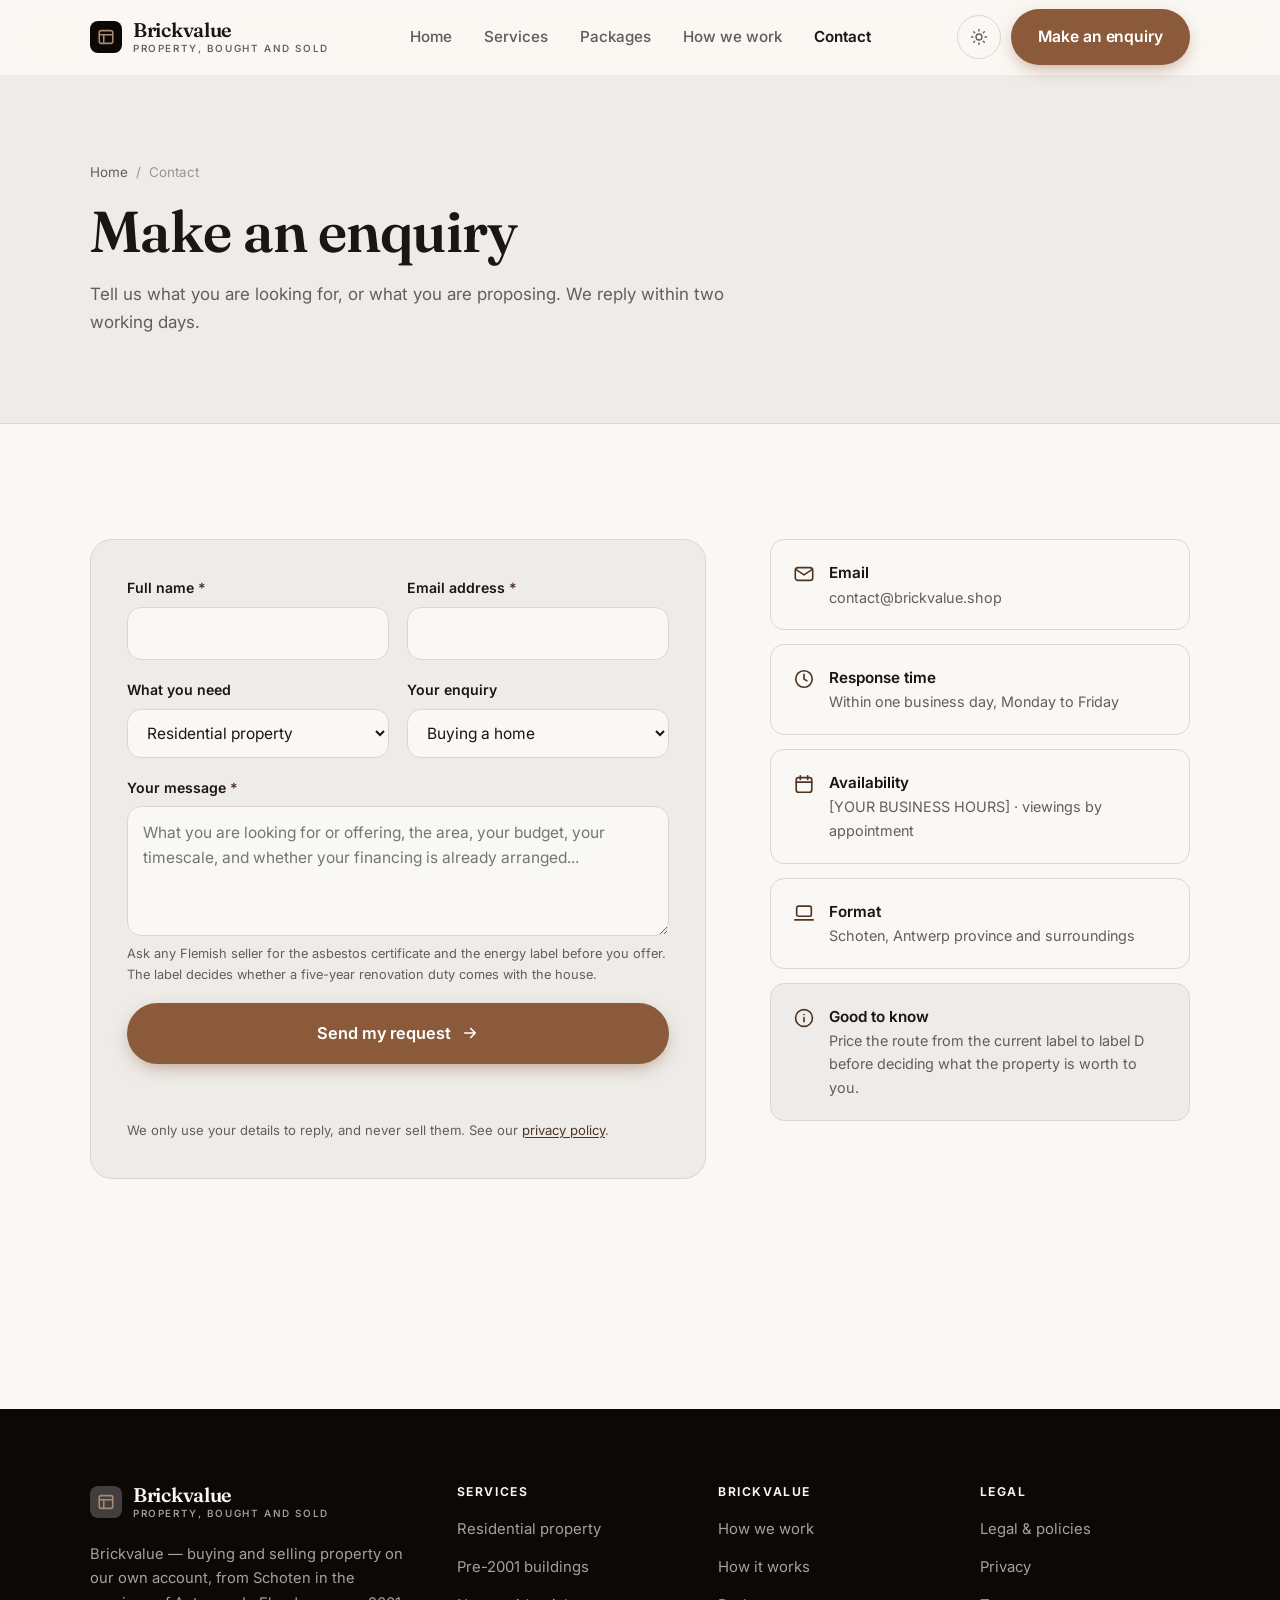
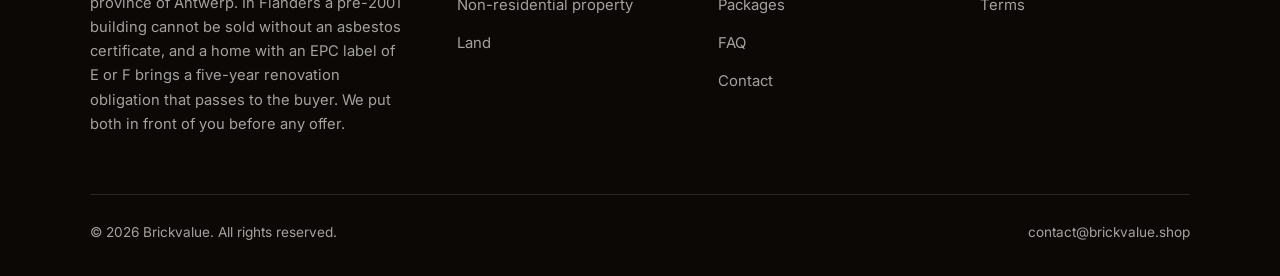
<file: contact.html>
<!DOCTYPE html>
<html lang="en" class="no-js">
<head>
<meta charset="utf-8">
<meta name="viewport" content="width=device-width, initial-scale=1">
<title>Contact — Brickvalue</title>
<meta name="description" content="Contact Brickvalue in Schoten about buying or selling a property. We reply within two working days.">
<link rel="canonical" href="https://brickvalue.shop/contact.html">

<meta property="og:type" content="website">
<meta property="og:url" content="https://brickvalue.shop/contact.html">
<meta property="og:site_name" content="Brickvalue">
<meta property="og:locale" content="en_US">
<meta property="og:title" content="Contact — Brickvalue">
<meta property="og:description" content="Contact Brickvalue in Schoten about buying or selling a property. We reply within two working days.">
<meta name="theme-color" content="#0b0806">

<link rel="icon" href="assets/img/favicon.svg" type="image/svg+xml">
<link rel="preconnect" href="https://fonts.googleapis.com">
<link rel="preconnect" href="https://fonts.gstatic.com" crossorigin>
<link rel="stylesheet" href="https://fonts.googleapis.com/css2?family=Fraunces:wght@400;500;600;700&family=Inter:wght@400..700&display=swap">
<link rel="stylesheet" href="assets/css/style.css">

<!-- Thème appliqué avant le premier rendu (évite le flash) -->
<script>
document.documentElement.classList.remove('no-js');
(function(){try{var t=localStorage.getItem('site-theme');if(t){document.documentElement.setAttribute('data-theme',t);}}catch(e){}})();
</script>
</head>

<body>
<a class="skip-link" href="#main">Skip to main content</a>

<header class="site-header">
  <nav class="wrap nav" aria-label="Main navigation">
    <a class="brand" href="index.html">
      <svg class="brand__mark" viewBox="0 0 64 64" aria-hidden="true">
        <rect class="bm-bg" width="64" height="64" rx="16"/>
        <g class="bm-ic" transform="translate(14 14) scale(1.5)" fill="none" stroke-width="2.1" stroke-linecap="round" stroke-linejoin="round"><rect x="3" y="3.5" width="18" height="17" rx="2.5"/><path d="M3 9h18M9 9v11.5"/></g>
      </svg>
      <span>Brickvalue<span class="brand__sub">PROPERTY, BOUGHT AND SOLD</span></span>
    </a>

    <ul class="nav__links" id="nav-links">
      <li><a href="index.html">Home</a></li>
      <li><a href="programs.html">Services</a></li>
      <li><a href="index.html#pricing">Packages</a></li>
      <li><a href="about.html">How we work</a></li>
      <li><a href="contact.html" aria-current="page">Contact</a></li>
      <li><a class="btn btn--primary" href="contact.html">Make an enquiry</a></li>
    </ul>

    <div class="nav__cta">
      <button class="theme-toggle" type="button" aria-label="Switch to dark theme">
        <svg class="icon-sun" viewBox="0 0 24 24" fill="none" stroke="currentColor" stroke-width="1.8" stroke-linecap="round" aria-hidden="true"><circle cx="12" cy="12" r="4"/><path d="M12 2v2m0 16v2M2 12h2m16 0h2M4.9 4.9l1.4 1.4m11.4 11.4 1.4 1.4M19.1 4.9l-1.4 1.4M6.3 17.7l-1.4 1.4"/></svg>
        <svg class="icon-moon" viewBox="0 0 24 24" fill="none" stroke="currentColor" stroke-width="1.8" stroke-linecap="round" stroke-linejoin="round" aria-hidden="true"><path d="M21 12.8A9 9 0 1 1 11.2 3a7 7 0 0 0 9.8 9.8z"/></svg>
      </button>
      <a class="btn btn--primary" href="contact.html">Make an enquiry</a>
      <button class="nav__toggle" type="button" aria-expanded="false" aria-controls="nav-links" aria-label="Open menu">
        <svg class="icon-open" viewBox="0 0 24 24" fill="none" stroke="currentColor" stroke-width="2" stroke-linecap="round" aria-hidden="true"><path d="M3 6h18M3 12h18M3 18h18"/></svg>
        <svg class="icon-close" viewBox="0 0 24 24" fill="none" stroke="currentColor" stroke-width="2" stroke-linecap="round" aria-hidden="true"><path d="M6 6l12 12M18 6L6 18"/></svg>
      </button>
    </div>
  </nav>
</header>

<main id="main">

<section class="page-head">
  <div class="wrap">
    <nav class="breadcrumb" aria-label="Breadcrumb">
      <a href="index.html">Home</a><span>/</span><span aria-current="page">Contact</span>
    </nav>
    <h1>Make an enquiry</h1>
    <p>Tell us what you are looking for, or what you are proposing. We reply within two working days.</p>
  </div>
</section>

<section class="section wrap">
  <div class="form-layout">

    <!--
      FORM: the action attribute holds a placeholder id. Create a free form at
      https://formspree.io and replace VOTRE_ID_FORMSPREE. Until then, the button
      opens the visitor's email app with a pre-filled message to contact@brickvalue.shop.
    -->
    <form class="form" id="contact-form" action="https://formspree.io/f/VOTRE_ID_FORMSPREE" method="POST"
          data-email="contact@brickvalue.shop" data-subject="Property enquiry"
          data-msg-mail="Your email app will open with the message ready to send." data-msg-sending="Sending…"
          data-msg-ok="Thanks! Your message is on its way. We reply within one business day." data-msg-err="Sending failed. Please email us directly at">
      <div class="form__row">
        <div class="field">
          <label for="nom">Full name <span class="req" aria-hidden="true">*</span></label>
          <input type="text" id="nom" name="nom" autocomplete="name" required>
        </div>
        <div class="field">
          <label for="email">Email address <span class="req" aria-hidden="true">*</span></label>
          <input type="email" id="email" name="email" autocomplete="email" required>
        </div>
      </div>

      <div class="form__row">
        <div class="field">
          <label for="programme">What you need</label>
          <select id="programme" name="programme">
            <option>Residential property</option>
            <option>Pre-2001 buildings</option>
            <option>Non-residential property</option>
            <option>Land</option>
            <option>Not sure yet</option>
          </select>
        </div>
        <div class="field">
          <label for="niveau">Your enquiry</label>
          <select id="niveau" name="niveau">
            <option>Buying a home</option>
            <option>Buying commercial property</option>
            <option>Buying land</option>
            <option>Selling to us</option>
          </select>
        </div>
      </div>

      <div class="field">
        <label for="message">Your message <span class="req" aria-hidden="true">*</span></label>
        <textarea id="message" name="message" required placeholder="What you are looking for or offering, the area, your budget, your timescale, and whether your financing is already arranged..."></textarea>
        <span class="field__hint">Ask any Flemish seller for the asbestos certificate and the energy label before you offer. The label decides whether a five-year renovation duty comes with the house.</span>
      </div>

      <!-- Bot trap: hidden from humans -->
      <div class="visually-hidden" aria-hidden="true">
        <label for="site-web">Leave this field empty</label>
        <input type="text" id="site-web" name="_gotcha" tabindex="-1" autocomplete="off">
      </div>

      <button class="btn btn--primary btn--lg" type="submit">Send my request <svg viewBox="0 0 24 24" fill="none" stroke="currentColor" stroke-width="2.2" stroke-linecap="round" stroke-linejoin="round" aria-hidden="true"><path d="M5 12h14M13 6l6 6-6 6"/></svg></button>

      <p id="form-status" class="form__status" role="status" aria-live="polite"></p>

      <p class="form__note">
        We only use your details to reply, and never sell them. See our <a href="legal.html#privacy">privacy policy</a>.
      </p>
    </form>

    <aside class="contact-aside">
      <div class="contact-card">
        <svg viewBox="0 0 24 24" fill="none" stroke="currentColor" stroke-width="1.8" stroke-linecap="round" stroke-linejoin="round" aria-hidden="true"><rect x="2.5" y="5" width="19" height="14" rx="3"/><path d="M3 7l9 6 9-6"/></svg>
        <div><b>Email</b><a href="mailto:contact@brickvalue.shop">contact@brickvalue.shop</a></div>
      </div>
      <div class="contact-card">
        <svg viewBox="0 0 24 24" fill="none" stroke="currentColor" stroke-width="1.8" stroke-linecap="round" stroke-linejoin="round" aria-hidden="true"><circle cx="12" cy="12" r="9"/><path d="M12 7v5l3.2 2"/></svg>
        <div><b>Response time</b><span>Within one business day, Monday to Friday</span></div>
      </div>
      <div class="contact-card">
        <svg viewBox="0 0 24 24" fill="none" stroke="currentColor" stroke-width="1.8" stroke-linecap="round" stroke-linejoin="round" aria-hidden="true"><rect x="3.5" y="5" width="17" height="16" rx="2.5"/><path d="M8 3v4M16 3v4M3.5 10h17"/></svg>
        <div><b>Availability</b><span>[YOUR BUSINESS HOURS] · viewings by appointment</span></div>
      </div>
      <div class="contact-card">
        <svg viewBox="0 0 24 24" fill="none" stroke="currentColor" stroke-width="1.8" stroke-linecap="round" stroke-linejoin="round" aria-hidden="true"><rect x="4" y="4.5" width="16" height="11" rx="2"/><path d="M2 19.5h20"/></svg>
        <div><b>Format</b><span>Schoten, Antwerp province and surroundings</span></div>
      </div>
      <div class="contact-card contact-card--soft">
        <svg viewBox="0 0 24 24" fill="none" stroke="currentColor" stroke-width="1.8" stroke-linecap="round" stroke-linejoin="round" aria-hidden="true"><circle cx="12" cy="12" r="9.2"/><path d="M12 16v-4.5M12 8.2v.1"/></svg>
        <div><b>Good to know</b><span>Price the route from the current label to label D before deciding what the property is worth to you.</span></div>
      </div>
    </aside>

  </div>
</section>

</main>

<footer class="site-footer">
  <div class="wrap">
    <div class="footer__grid">
      <div class="footer__brand">
        <a class="brand" href="index.html">
          <svg class="brand__mark" viewBox="0 0 64 64" aria-hidden="true">
        <rect class="bm-bg" width="64" height="64" rx="16"/>
        <g class="bm-ic" transform="translate(14 14) scale(1.5)" fill="none" stroke-width="2.1" stroke-linecap="round" stroke-linejoin="round"><rect x="3" y="3.5" width="18" height="17" rx="2.5"/><path d="M3 9h18M9 9v11.5"/></g>
      </svg>
          <span>Brickvalue<span class="brand__sub">PROPERTY, BOUGHT AND SOLD</span></span>
        </a>
        <p>Brickvalue — buying and selling property on our own account, from Schoten in the province of Antwerp. In Flanders a pre-2001 building cannot be sold without an asbestos certificate, and a home with an EPC label of E or F brings a five-year renovation obligation that passes to the buyer. We put both in front of you before any offer.</p>
      </div>

      <div class="footer__col">
        <h4>Services</h4>
        <ul>
          <li><a href="programs.html#residential">Residential property</a></li>
          <li><a href="programs.html#asbestos">Pre-2001 buildings</a></li>
          <li><a href="programs.html#commercial">Non-residential property</a></li>
          <li><a href="programs.html#land">Land</a></li>
        </ul>
      </div>

      <div class="footer__col">
        <h4>Brickvalue</h4>
        <ul>
          <li><a href="about.html">How we work</a></li>
          <li><a href="index.html#how-it-works">How it works</a></li>
          <li><a href="index.html#pricing">Packages</a></li>
          <li><a href="index.html#faq">FAQ</a></li>
          <li><a href="contact.html">Contact</a></li>
        </ul>
      </div>

      <div class="footer__col">
        <h4>Legal</h4>
        <ul>
          <li><a href="legal.html">Legal &amp; policies</a></li>
          <li><a href="legal.html#privacy">Privacy</a></li>
          <li><a href="legal.html#terms">Terms</a></li>
        </ul>
      </div>
    </div>

    <div class="footer__bottom">
      <p>© <span data-year>2026</span> Brickvalue. All rights reserved.</p>
      <p><a href="mailto:contact@brickvalue.shop">contact@brickvalue.shop</a></p>
    </div>
  </div>
</footer>

<script src="assets/js/main.js" defer></script>
</body>
</html>
</file>
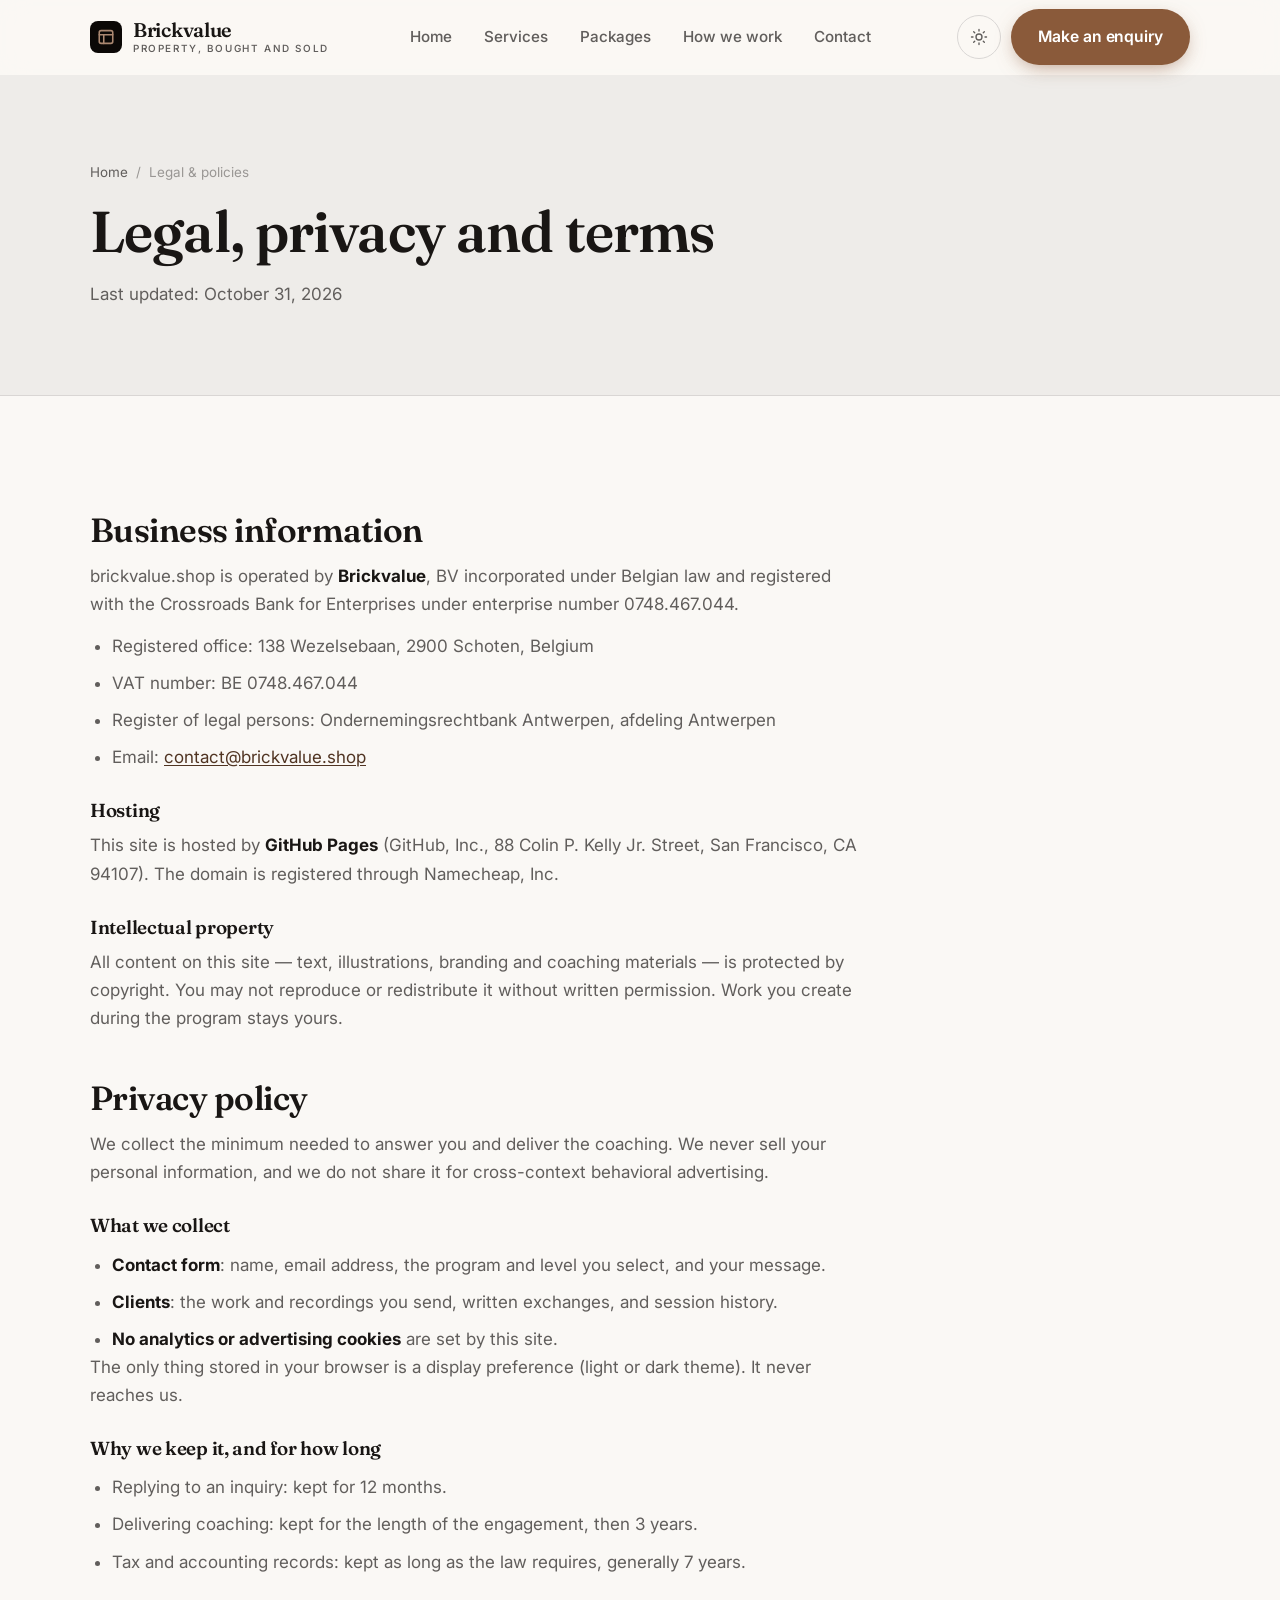
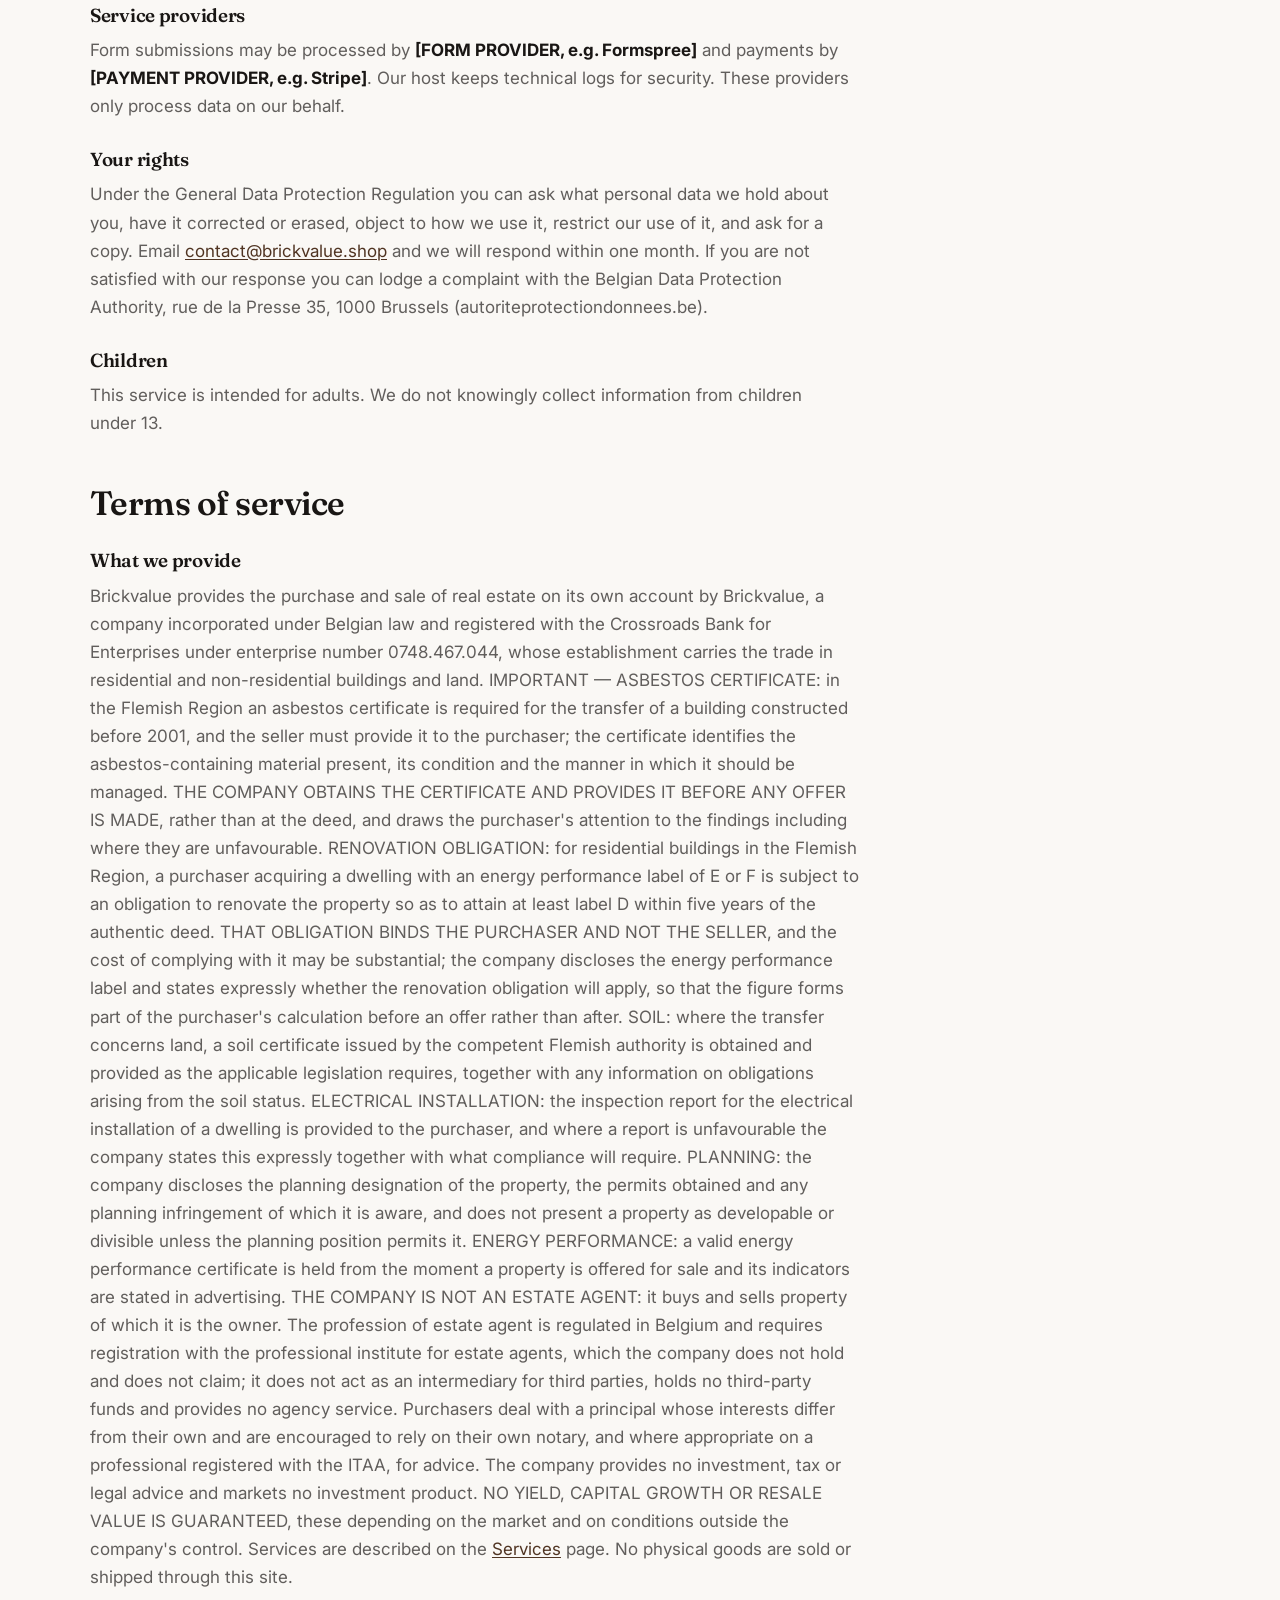
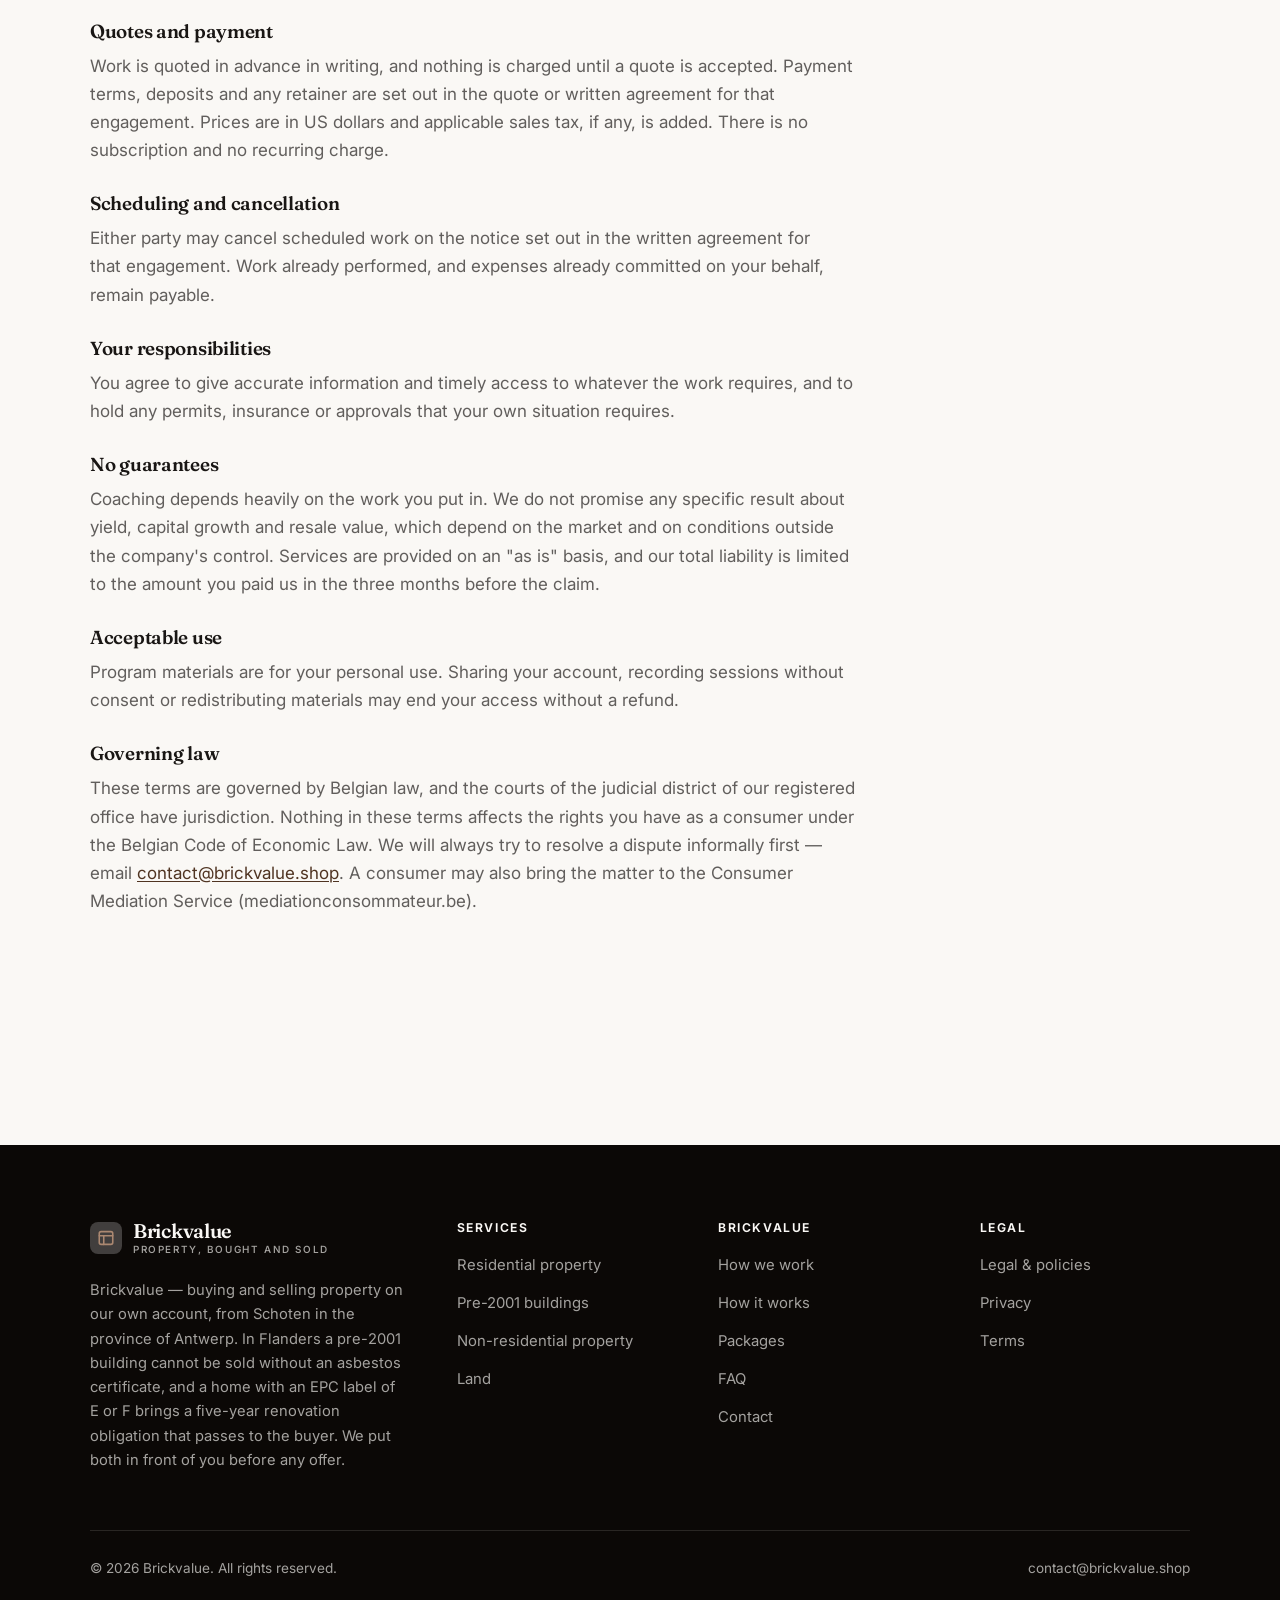
<file: legal.html>
<!DOCTYPE html>
<html lang="en" class="no-js">
<head>
<meta charset="utf-8">
<meta name="viewport" content="width=device-width, initial-scale=1">
<title>Legal, privacy and terms — Brickvalue</title>
<meta name="description" content="Business information, privacy policy and terms of service for Brickvalue.">
<meta name="robots" content="noindex">

<meta property="og:type" content="website">
<meta property="og:url" content="https://brickvalue.shop/legal.html">
<meta property="og:site_name" content="Brickvalue">
<meta property="og:locale" content="en_US">
<meta property="og:title" content="Legal, privacy and terms — Brickvalue">
<meta property="og:description" content="Business information, privacy policy and terms of service for Brickvalue.">
<meta name="theme-color" content="#0b0806">

<link rel="icon" href="assets/img/favicon.svg" type="image/svg+xml">
<link rel="preconnect" href="https://fonts.googleapis.com">
<link rel="preconnect" href="https://fonts.gstatic.com" crossorigin>
<link rel="stylesheet" href="https://fonts.googleapis.com/css2?family=Fraunces:wght@400;500;600;700&family=Inter:wght@400..700&display=swap">
<link rel="stylesheet" href="assets/css/style.css">

<!-- Thème appliqué avant le premier rendu (évite le flash) -->
<script>
document.documentElement.classList.remove('no-js');
(function(){try{var t=localStorage.getItem('site-theme');if(t){document.documentElement.setAttribute('data-theme',t);}}catch(e){}})();
</script>
</head>

<body>
<a class="skip-link" href="#main">Skip to main content</a>

<header class="site-header">
  <nav class="wrap nav" aria-label="Main navigation">
    <a class="brand" href="index.html">
      <svg class="brand__mark" viewBox="0 0 64 64" aria-hidden="true">
        <rect class="bm-bg" width="64" height="64" rx="16"/>
        <g class="bm-ic" transform="translate(14 14) scale(1.5)" fill="none" stroke-width="2.1" stroke-linecap="round" stroke-linejoin="round"><rect x="3" y="3.5" width="18" height="17" rx="2.5"/><path d="M3 9h18M9 9v11.5"/></g>
      </svg>
      <span>Brickvalue<span class="brand__sub">PROPERTY, BOUGHT AND SOLD</span></span>
    </a>

    <ul class="nav__links" id="nav-links">
      <li><a href="index.html">Home</a></li>
      <li><a href="programs.html">Services</a></li>
      <li><a href="index.html#pricing">Packages</a></li>
      <li><a href="about.html">How we work</a></li>
      <li><a href="contact.html">Contact</a></li>
      <li><a class="btn btn--primary" href="contact.html">Make an enquiry</a></li>
    </ul>

    <div class="nav__cta">
      <button class="theme-toggle" type="button" aria-label="Switch to dark theme">
        <svg class="icon-sun" viewBox="0 0 24 24" fill="none" stroke="currentColor" stroke-width="1.8" stroke-linecap="round" aria-hidden="true"><circle cx="12" cy="12" r="4"/><path d="M12 2v2m0 16v2M2 12h2m16 0h2M4.9 4.9l1.4 1.4m11.4 11.4 1.4 1.4M19.1 4.9l-1.4 1.4M6.3 17.7l-1.4 1.4"/></svg>
        <svg class="icon-moon" viewBox="0 0 24 24" fill="none" stroke="currentColor" stroke-width="1.8" stroke-linecap="round" stroke-linejoin="round" aria-hidden="true"><path d="M21 12.8A9 9 0 1 1 11.2 3a7 7 0 0 0 9.8 9.8z"/></svg>
      </button>
      <a class="btn btn--primary" href="contact.html">Make an enquiry</a>
      <button class="nav__toggle" type="button" aria-expanded="false" aria-controls="nav-links" aria-label="Open menu">
        <svg class="icon-open" viewBox="0 0 24 24" fill="none" stroke="currentColor" stroke-width="2" stroke-linecap="round" aria-hidden="true"><path d="M3 6h18M3 12h18M3 18h18"/></svg>
        <svg class="icon-close" viewBox="0 0 24 24" fill="none" stroke="currentColor" stroke-width="2" stroke-linecap="round" aria-hidden="true"><path d="M6 6l12 12M18 6L6 18"/></svg>
      </button>
    </div>
  </nav>
</header>

<main id="main">

<section class="page-head">
  <div class="wrap">
    <nav class="breadcrumb" aria-label="Breadcrumb">
      <a href="index.html">Home</a><span>/</span><span aria-current="page">Legal &amp; policies</span>
    </nav>
    <h1>Legal, privacy and terms</h1>
    <p>Last updated: <time datetime="2026-10-31">October 31, 2026</time></p>
  </div>
</section>

<section class="section wrap">
  <div class="prose">

    <!--
      TO DO: this is a skeleton, not legal advice. Replace every [BRACKET] with
      your real details before selling, and have a lawyer review it if you can.
      Consumer protection rules differ by state.
    -->

    <h2 id="business">Business information</h2>
    <p>
      brickvalue.shop is operated by <strong>Brickvalue</strong>,
      BV incorporated under Belgian law and registered with the
      Crossroads Bank for Enterprises under enterprise number 0748.467.044.
    </p>
    <ul>
      <li>Registered office: 138 Wezelsebaan, 2900 Schoten, Belgium</li>
      <li>VAT number: BE 0748.467.044</li>
      <li>Register of legal persons: Ondernemingsrechtbank Antwerpen, afdeling Antwerpen</li>
      <li>Email: <a href="mailto:contact@brickvalue.shop">contact@brickvalue.shop</a></li>
    </ul>

    <h3>Hosting</h3>
    <p>
      This site is hosted by <strong>GitHub Pages</strong> (GitHub, Inc., 88 Colin P. Kelly Jr. Street,
      San Francisco, CA 94107). The domain is registered through Namecheap, Inc.
    </p>

    <h3>Intellectual property</h3>
    <p>
      All content on this site — text, illustrations, branding and coaching materials — is protected by
      copyright. You may not reproduce or redistribute it without written permission. Work you create during
      the program stays yours.
    </p>

    <h2 id="privacy">Privacy policy</h2>
    <p>
      We collect the minimum needed to answer you and deliver the coaching. We never sell your personal
      information, and we do not share it for cross-context behavioral advertising.
    </p>
    <h3>What we collect</h3>
    <ul>
      <li><strong>Contact form</strong>: name, email address, the program and level you select, and your message.</li>
      <li><strong>Clients</strong>: the work and recordings you send, written exchanges, and session history.</li>
      <li><strong>No analytics or advertising cookies</strong> are set by this site.</li>
    </ul>
    <p>
      The only thing stored in your browser is a display preference (light or dark theme). It never reaches us.
    </p>
    <h3>Why we keep it, and for how long</h3>
    <ul>
      <li>Replying to an inquiry: kept for 12 months.</li>
      <li>Delivering coaching: kept for the length of the engagement, then 3 years.</li>
      <li>Tax and accounting records: kept as long as the law requires, generally 7 years.</li>
    </ul>
    <h3>Service providers</h3>
    <p>
      Form submissions may be processed by <strong>[FORM PROVIDER, e.g. Formspree]</strong> and payments by
      <strong>[PAYMENT PROVIDER, e.g. Stripe]</strong>. Our host keeps technical logs for security. These
      providers only process data on our behalf.
    </p>
    <h3>Your rights</h3>
    <p>
      Under the General Data Protection Regulation you can ask what personal data we hold about you,
      have it corrected or erased, object to how we use it, restrict our use of it, and ask for a copy.
      Email <a href="mailto:contact@brickvalue.shop">contact@brickvalue.shop</a> and we will respond within one month. If you are not
      satisfied with our response you can lodge a complaint with the Belgian Data Protection Authority,
      rue de la Presse 35, 1000 Brussels (autoriteprotectiondonnees.be).
    </p>
    <h3>Children</h3>
    <p>
      This service is intended for adults. We do not knowingly collect information from children under 13.
    </p>

    <h2 id="terms">Terms of service</h2>
    <h3>What we provide</h3>
    <p>
      Brickvalue provides the purchase and sale of real estate on its own account by Brickvalue, a company incorporated under Belgian law and registered with the Crossroads Bank for Enterprises under enterprise number 0748.467.044, whose establishment carries the trade in residential and non-residential buildings and land. IMPORTANT — ASBESTOS CERTIFICATE: in the Flemish Region an asbestos certificate is required for the transfer of a building constructed before 2001, and the seller must provide it to the purchaser; the certificate identifies the asbestos-containing material present, its condition and the manner in which it should be managed. THE COMPANY OBTAINS THE CERTIFICATE AND PROVIDES IT BEFORE ANY OFFER IS MADE, rather than at the deed, and draws the purchaser's attention to the findings including where they are unfavourable. RENOVATION OBLIGATION: for residential buildings in the Flemish Region, a purchaser acquiring a dwelling with an energy performance label of E or F is subject to an obligation to renovate the property so as to attain at least label D within five years of the authentic deed. THAT OBLIGATION BINDS THE PURCHASER AND NOT THE SELLER, and the cost of complying with it may be substantial; the company discloses the energy performance label and states expressly whether the renovation obligation will apply, so that the figure forms part of the purchaser's calculation before an offer rather than after. SOIL: where the transfer concerns land, a soil certificate issued by the competent Flemish authority is obtained and provided as the applicable legislation requires, together with any information on obligations arising from the soil status. ELECTRICAL INSTALLATION: the inspection report for the electrical installation of a dwelling is provided to the purchaser, and where a report is unfavourable the company states this expressly together with what compliance will require. PLANNING: the company discloses the planning designation of the property, the permits obtained and any planning infringement of which it is aware, and does not present a property as developable or divisible unless the planning position permits it. ENERGY PERFORMANCE: a valid energy performance certificate is held from the moment a property is offered for sale and its indicators are stated in advertising. THE COMPANY IS NOT AN ESTATE AGENT: it buys and sells property of which it is the owner. The profession of estate agent is regulated in Belgium and requires registration with the professional institute for estate agents, which the company does not hold and does not claim; it does not act as an intermediary for third parties, holds no third-party funds and provides no agency service. Purchasers deal with a principal whose interests differ from their own and are encouraged to rely on their own notary, and where appropriate on a professional registered with the ITAA, for advice. The company provides no investment, tax or legal advice and markets no investment product. NO YIELD, CAPITAL GROWTH OR RESALE VALUE IS GUARANTEED, these depending on the market and on conditions outside the company's control. Services are described on the
      <a href="programs.html">Services</a> page. No physical goods are sold or shipped through this site.
    </p>
    <h3>Quotes and payment</h3>
    <p>
      Work is quoted in advance in writing, and nothing is charged until a quote is accepted. Payment terms,
      deposits and any retainer are set out in the quote or written agreement for that engagement. Prices are in
      US dollars and applicable sales tax, if any, is added. There is no subscription and no recurring charge.
    </p>
    <h3>Scheduling and cancellation</h3>
    <p>
      Either party may cancel scheduled work on the notice set out in the written agreement for that engagement.
      Work already performed, and expenses already committed on your behalf, remain payable.
    </p>
    <h3>Your responsibilities</h3>
    <p>
      You agree to give accurate information and timely access to whatever the work requires, and to hold any
      permits, insurance or approvals that your own situation requires.
    </p>

    <h3>No guarantees</h3>
    <p>
      Coaching depends heavily on the work you put in. We do not promise any specific result
      about yield, capital growth and resale value, which depend on the market and on conditions outside the company's control. Services are provided on an "as is" basis, and our total
      liability is limited to the amount you paid us in the three months before the claim.
    </p>
    <h3>Acceptable use</h3>
    <p>
      Program materials are for your personal use. Sharing your account, recording sessions without consent
      or redistributing materials may end your access without a refund.
    </p>
    <h3>Governing law</h3>
    <p>
      These terms are governed by Belgian law, and the courts of the judicial district of our
      registered office have jurisdiction. Nothing in these terms affects the rights you have as a
      consumer under the Belgian Code of Economic Law. We will always try to resolve a dispute
      informally first — email <a href="mailto:contact@brickvalue.shop">contact@brickvalue.shop</a>. A consumer may also bring the
      matter to the Consumer Mediation Service (mediationconsommateur.be).
    </p>

  </div>
</section>

</main>

<footer class="site-footer">
  <div class="wrap">
    <div class="footer__grid">
      <div class="footer__brand">
        <a class="brand" href="index.html">
          <svg class="brand__mark" viewBox="0 0 64 64" aria-hidden="true">
        <rect class="bm-bg" width="64" height="64" rx="16"/>
        <g class="bm-ic" transform="translate(14 14) scale(1.5)" fill="none" stroke-width="2.1" stroke-linecap="round" stroke-linejoin="round"><rect x="3" y="3.5" width="18" height="17" rx="2.5"/><path d="M3 9h18M9 9v11.5"/></g>
      </svg>
          <span>Brickvalue<span class="brand__sub">PROPERTY, BOUGHT AND SOLD</span></span>
        </a>
        <p>Brickvalue — buying and selling property on our own account, from Schoten in the province of Antwerp. In Flanders a pre-2001 building cannot be sold without an asbestos certificate, and a home with an EPC label of E or F brings a five-year renovation obligation that passes to the buyer. We put both in front of you before any offer.</p>
      </div>

      <div class="footer__col">
        <h4>Services</h4>
        <ul>
          <li><a href="programs.html#residential">Residential property</a></li>
          <li><a href="programs.html#asbestos">Pre-2001 buildings</a></li>
          <li><a href="programs.html#commercial">Non-residential property</a></li>
          <li><a href="programs.html#land">Land</a></li>
        </ul>
      </div>

      <div class="footer__col">
        <h4>Brickvalue</h4>
        <ul>
          <li><a href="about.html">How we work</a></li>
          <li><a href="index.html#how-it-works">How it works</a></li>
          <li><a href="index.html#pricing">Packages</a></li>
          <li><a href="index.html#faq">FAQ</a></li>
          <li><a href="contact.html">Contact</a></li>
        </ul>
      </div>

      <div class="footer__col">
        <h4>Legal</h4>
        <ul>
          <li><a href="legal.html">Legal &amp; policies</a></li>
          <li><a href="legal.html#privacy">Privacy</a></li>
          <li><a href="legal.html#terms">Terms</a></li>
        </ul>
      </div>
    </div>

    <div class="footer__bottom">
      <p>© <span data-year>2026</span> Brickvalue. All rights reserved.</p>
      <p><a href="mailto:contact@brickvalue.shop">contact@brickvalue.shop</a></p>
    </div>
  </div>
</footer>

<script src="assets/js/main.js" defer></script>
</body>
</html>
</file>
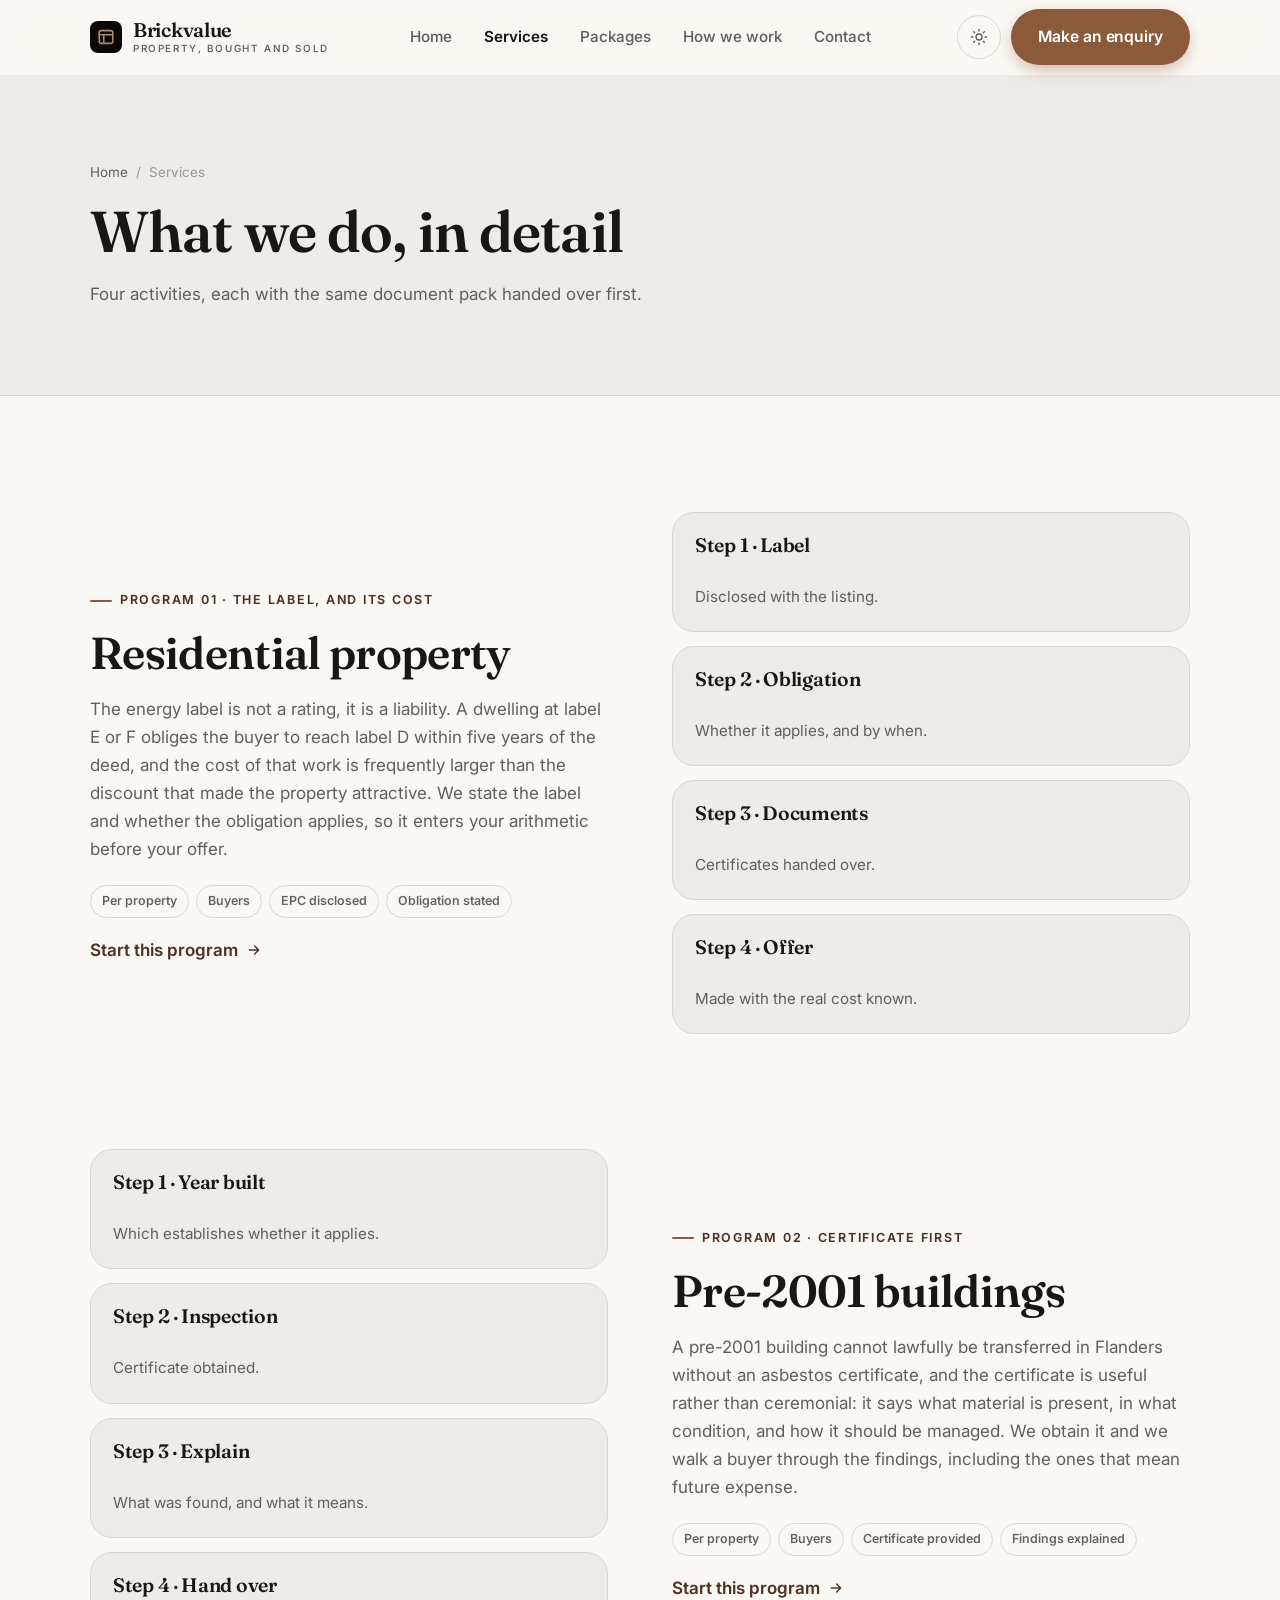
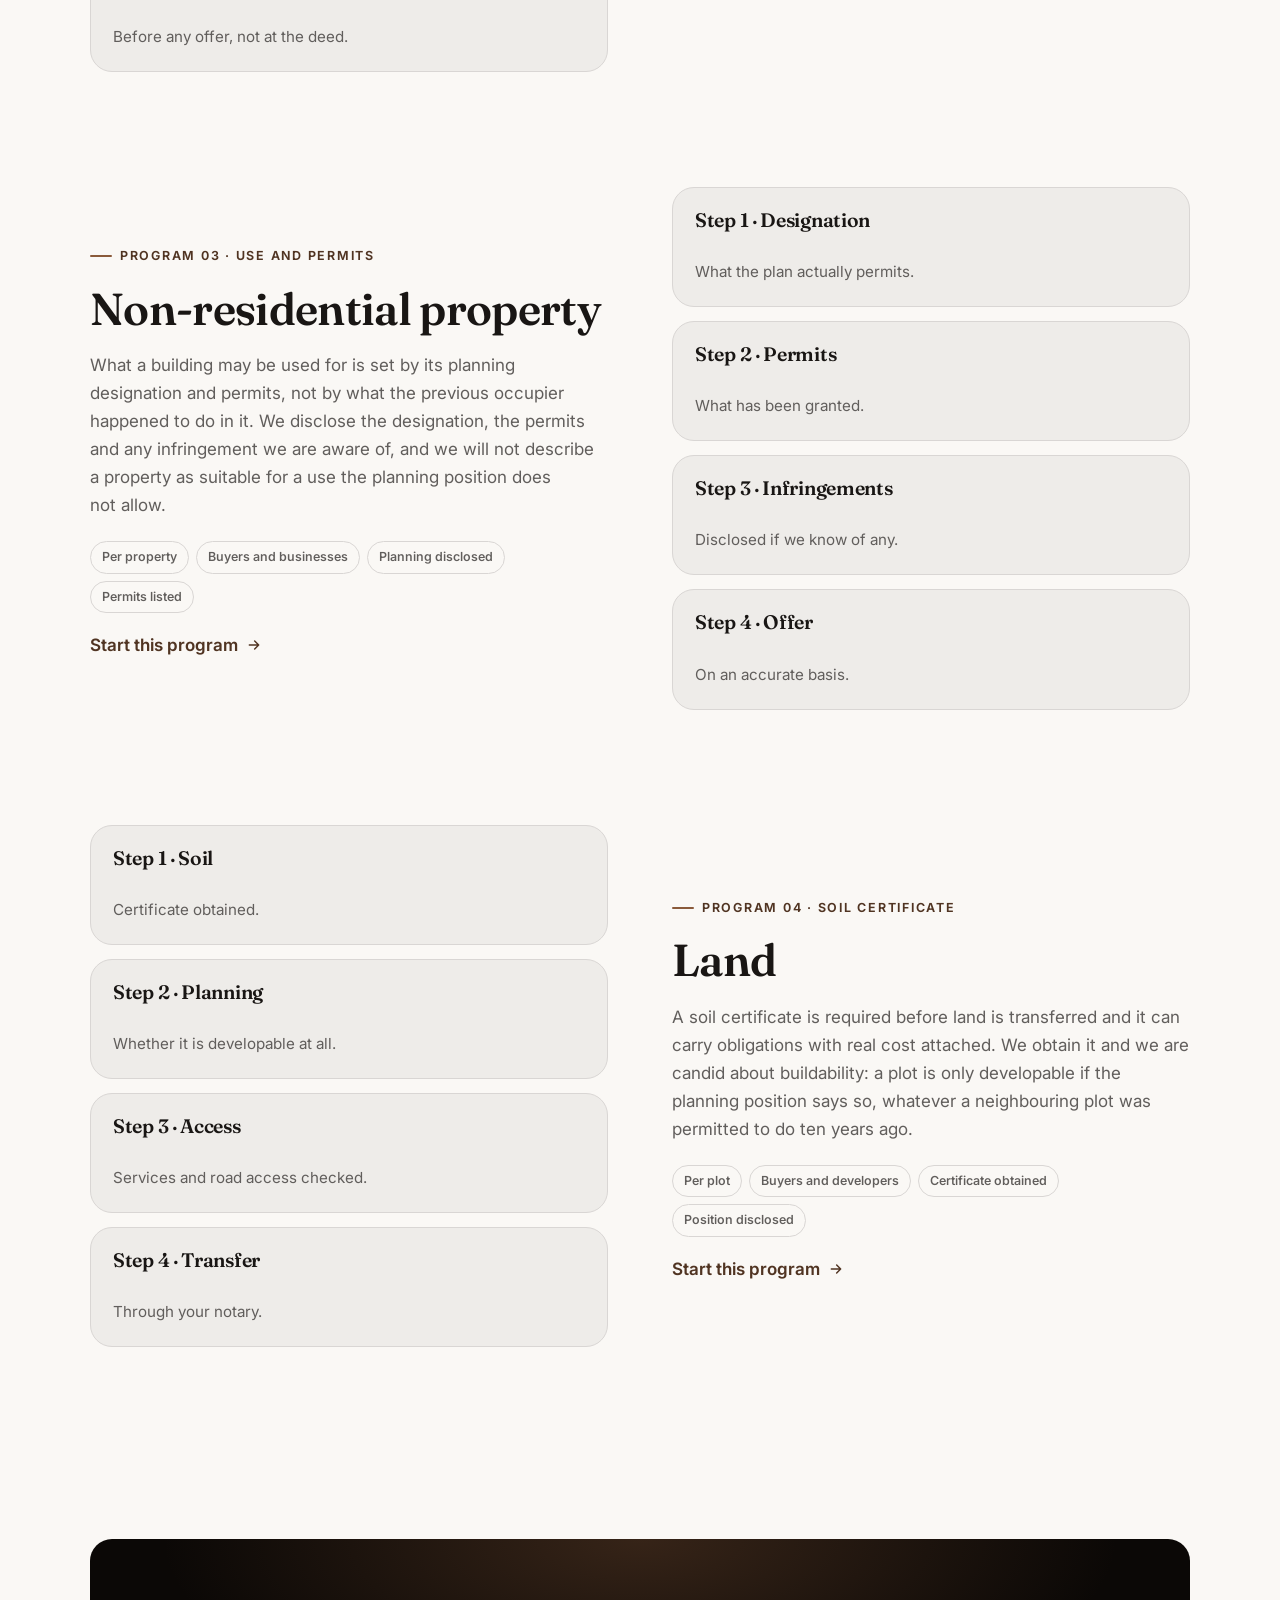
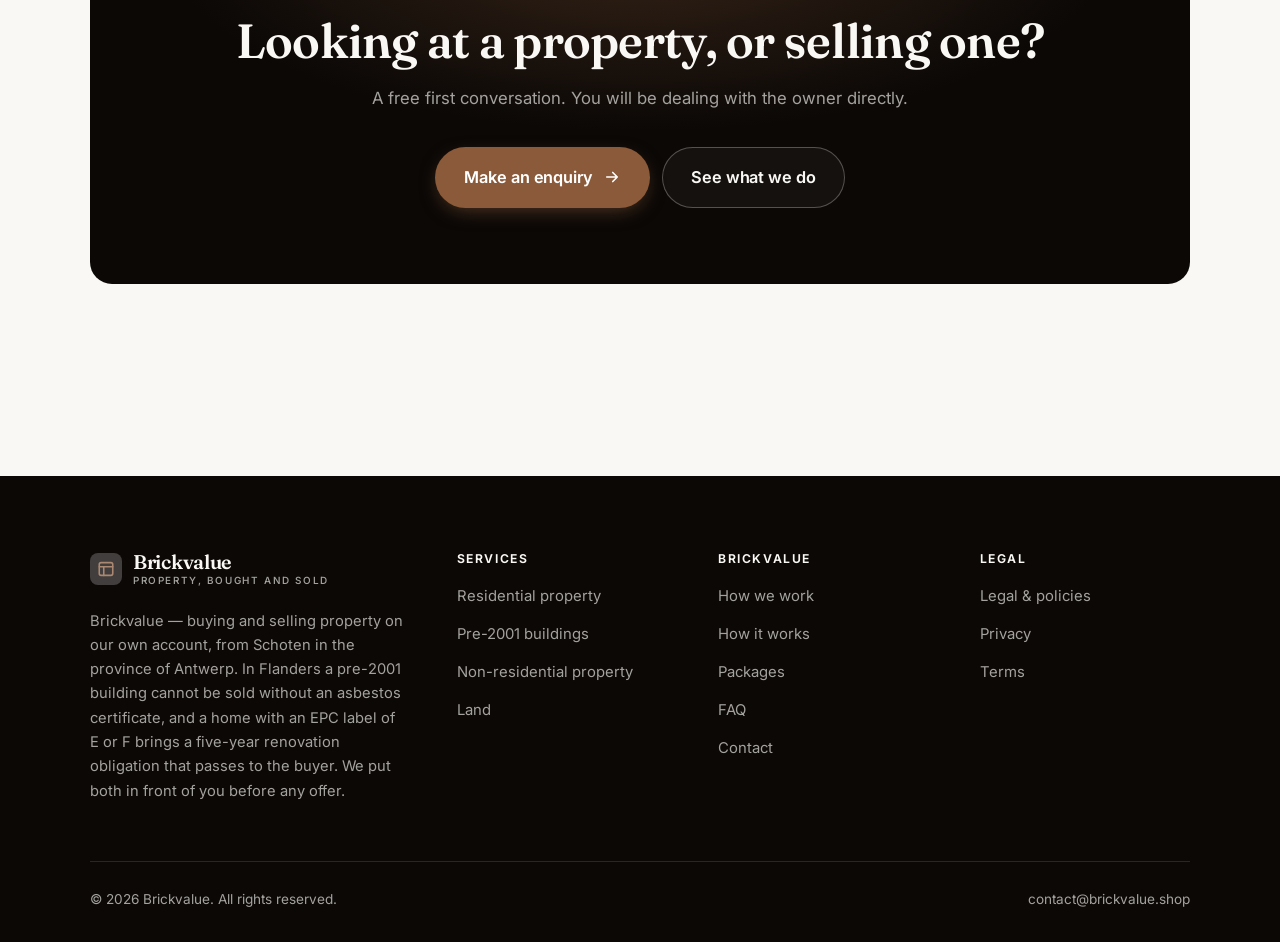
<file: programs.html>
<!DOCTYPE html>
<html lang="en" class="no-js">
<head>
<meta charset="utf-8">
<meta name="viewport" content="width=device-width, initial-scale=1">
<title>Services — Brickvalue</title>
<meta name="description" content="What Brickvalue does: residential property, pre-2001 buildings, non-residential property, and land.">
<link rel="canonical" href="https://brickvalue.shop/programs.html">

<meta property="og:type" content="website">
<meta property="og:url" content="https://brickvalue.shop/programs.html">
<meta property="og:site_name" content="Brickvalue">
<meta property="og:locale" content="en_US">
<meta property="og:title" content="Services — Brickvalue">
<meta property="og:description" content="What Brickvalue does: residential property, pre-2001 buildings, non-residential property, and land.">
<meta name="theme-color" content="#0b0806">

<link rel="icon" href="assets/img/favicon.svg" type="image/svg+xml">
<link rel="preconnect" href="https://fonts.googleapis.com">
<link rel="preconnect" href="https://fonts.gstatic.com" crossorigin>
<link rel="stylesheet" href="https://fonts.googleapis.com/css2?family=Fraunces:wght@400;500;600;700&family=Inter:wght@400..700&display=swap">
<link rel="stylesheet" href="assets/css/style.css">

<!-- Thème appliqué avant le premier rendu (évite le flash) -->
<script>
document.documentElement.classList.remove('no-js');
(function(){try{var t=localStorage.getItem('site-theme');if(t){document.documentElement.setAttribute('data-theme',t);}}catch(e){}})();
</script>
</head>

<body>
<a class="skip-link" href="#main">Skip to main content</a>

<header class="site-header">
  <nav class="wrap nav" aria-label="Main navigation">
    <a class="brand" href="index.html">
      <svg class="brand__mark" viewBox="0 0 64 64" aria-hidden="true">
        <rect class="bm-bg" width="64" height="64" rx="16"/>
        <g class="bm-ic" transform="translate(14 14) scale(1.5)" fill="none" stroke-width="2.1" stroke-linecap="round" stroke-linejoin="round"><rect x="3" y="3.5" width="18" height="17" rx="2.5"/><path d="M3 9h18M9 9v11.5"/></g>
      </svg>
      <span>Brickvalue<span class="brand__sub">PROPERTY, BOUGHT AND SOLD</span></span>
    </a>

    <ul class="nav__links" id="nav-links">
      <li><a href="index.html">Home</a></li>
      <li><a href="programs.html" aria-current="page">Services</a></li>
      <li><a href="index.html#pricing">Packages</a></li>
      <li><a href="about.html">How we work</a></li>
      <li><a href="contact.html">Contact</a></li>
      <li><a class="btn btn--primary" href="contact.html">Make an enquiry</a></li>
    </ul>

    <div class="nav__cta">
      <button class="theme-toggle" type="button" aria-label="Switch to dark theme">
        <svg class="icon-sun" viewBox="0 0 24 24" fill="none" stroke="currentColor" stroke-width="1.8" stroke-linecap="round" aria-hidden="true"><circle cx="12" cy="12" r="4"/><path d="M12 2v2m0 16v2M2 12h2m16 0h2M4.9 4.9l1.4 1.4m11.4 11.4 1.4 1.4M19.1 4.9l-1.4 1.4M6.3 17.7l-1.4 1.4"/></svg>
        <svg class="icon-moon" viewBox="0 0 24 24" fill="none" stroke="currentColor" stroke-width="1.8" stroke-linecap="round" stroke-linejoin="round" aria-hidden="true"><path d="M21 12.8A9 9 0 1 1 11.2 3a7 7 0 0 0 9.8 9.8z"/></svg>
      </button>
      <a class="btn btn--primary" href="contact.html">Make an enquiry</a>
      <button class="nav__toggle" type="button" aria-expanded="false" aria-controls="nav-links" aria-label="Open menu">
        <svg class="icon-open" viewBox="0 0 24 24" fill="none" stroke="currentColor" stroke-width="2" stroke-linecap="round" aria-hidden="true"><path d="M3 6h18M3 12h18M3 18h18"/></svg>
        <svg class="icon-close" viewBox="0 0 24 24" fill="none" stroke="currentColor" stroke-width="2" stroke-linecap="round" aria-hidden="true"><path d="M6 6l12 12M18 6L6 18"/></svg>
      </button>
    </div>
  </nav>
</header>

<main id="main">

<section class="page-head">
  <div class="wrap">
    <nav class="breadcrumb" aria-label="Breadcrumb">
      <a href="index.html">Home</a><span>/</span><span aria-current="page">Services</span>
    </nav>
    <h1>What we do, in detail</h1>
    <p>Four activities, each with the same document pack handed over first.</p>
  </div>
</section>

<section class="section wrap" id="residential">
  <div class="split reveal">
    <div>
      <span class="eyebrow">Program 01 · The label, and its cost</span>
      <h2>Residential property</h2>
      <p>The energy label is not a rating, it is a liability. A dwelling at label E or F obliges the buyer to reach label D within five years of the deed, and the cost of that work is frequently larger than the discount that made the property attractive. We state the label and whether the obligation applies, so it enters your arithmetic before your offer.</p>
      <ul class="tags"><li>Per property</li><li>Buyers</li><li>EPC disclosed</li><li>Obligation stated</li></ul>
      <p><a class="arrow-link" href="contact.html">Start this program <svg viewBox="0 0 24 24" fill="none" stroke="currentColor" stroke-width="2.2" stroke-linecap="round" stroke-linejoin="round" aria-hidden="true"><path d="M5 12h14M13 6l6 6-6 6"/></svg></a></p>
    </div>
    <div class="grid grid--2 grid--tight">
      <article class="card card--sm">
        <h3>Step 1 · Label</h3>
        <p>Disclosed with the listing.</p>
      </article>
      <article class="card card--sm">
        <h3>Step 2 · Obligation</h3>
        <p>Whether it applies, and by when.</p>
      </article>
      <article class="card card--sm">
        <h3>Step 3 · Documents</h3>
        <p>Certificates handed over.</p>
      </article>
      <article class="card card--sm">
        <h3>Step 4 · Offer</h3>
        <p>Made with the real cost known.</p>
      </article>
    </div>
  </div>
</section>

<section class="section section--flush wrap" id="asbestos">
  <div class="split reveal">
    <div class="grid grid--2 grid--tight">
      <article class="card card--sm">
        <h3>Step 1 · Year built</h3>
        <p>Which establishes whether it applies.</p>
      </article>
      <article class="card card--sm">
        <h3>Step 2 · Inspection</h3>
        <p>Certificate obtained.</p>
      </article>
      <article class="card card--sm">
        <h3>Step 3 · Explain</h3>
        <p>What was found, and what it means.</p>
      </article>
      <article class="card card--sm">
        <h3>Step 4 · Hand over</h3>
        <p>Before any offer, not at the deed.</p>
      </article>
    </div>
    <div>
      <span class="eyebrow">Program 02 · Certificate first</span>
      <h2>Pre-2001 buildings</h2>
      <p>A pre-2001 building cannot lawfully be transferred in Flanders without an asbestos certificate, and the certificate is useful rather than ceremonial: it says what material is present, in what condition, and how it should be managed. We obtain it and we walk a buyer through the findings, including the ones that mean future expense.</p>
      <ul class="tags"><li>Per property</li><li>Buyers</li><li>Certificate provided</li><li>Findings explained</li></ul>
      <p><a class="arrow-link" href="contact.html">Start this program <svg viewBox="0 0 24 24" fill="none" stroke="currentColor" stroke-width="2.2" stroke-linecap="round" stroke-linejoin="round" aria-hidden="true"><path d="M5 12h14M13 6l6 6-6 6"/></svg></a></p>
    </div>
  </div>
</section>

<section class="section section--flush wrap" id="commercial">
  <div class="split reveal">
    <div>
      <span class="eyebrow">Program 03 · Use and permits</span>
      <h2>Non-residential property</h2>
      <p>What a building may be used for is set by its planning designation and permits, not by what the previous occupier happened to do in it. We disclose the designation, the permits and any infringement we are aware of, and we will not describe a property as suitable for a use the planning position does not allow.</p>
      <ul class="tags"><li>Per property</li><li>Buyers and businesses</li><li>Planning disclosed</li><li>Permits listed</li></ul>
      <p><a class="arrow-link" href="contact.html">Start this program <svg viewBox="0 0 24 24" fill="none" stroke="currentColor" stroke-width="2.2" stroke-linecap="round" stroke-linejoin="round" aria-hidden="true"><path d="M5 12h14M13 6l6 6-6 6"/></svg></a></p>
    </div>
    <div class="grid grid--2 grid--tight">
      <article class="card card--sm">
        <h3>Step 1 · Designation</h3>
        <p>What the plan actually permits.</p>
      </article>
      <article class="card card--sm">
        <h3>Step 2 · Permits</h3>
        <p>What has been granted.</p>
      </article>
      <article class="card card--sm">
        <h3>Step 3 · Infringements</h3>
        <p>Disclosed if we know of any.</p>
      </article>
      <article class="card card--sm">
        <h3>Step 4 · Offer</h3>
        <p>On an accurate basis.</p>
      </article>
    </div>
  </div>
</section>

<section class="section section--flush wrap" id="land">
  <div class="split reveal">
    <div class="grid grid--2 grid--tight">
      <article class="card card--sm">
        <h3>Step 1 · Soil</h3>
        <p>Certificate obtained.</p>
      </article>
      <article class="card card--sm">
        <h3>Step 2 · Planning</h3>
        <p>Whether it is developable at all.</p>
      </article>
      <article class="card card--sm">
        <h3>Step 3 · Access</h3>
        <p>Services and road access checked.</p>
      </article>
      <article class="card card--sm">
        <h3>Step 4 · Transfer</h3>
        <p>Through your notary.</p>
      </article>
    </div>
    <div>
      <span class="eyebrow">Program 04 · Soil certificate</span>
      <h2>Land</h2>
      <p>A soil certificate is required before land is transferred and it can carry obligations with real cost attached. We obtain it and we are candid about buildability: a plot is only developable if the planning position says so, whatever a neighbouring plot was permitted to do ten years ago.</p>
      <ul class="tags"><li>Per plot</li><li>Buyers and developers</li><li>Certificate obtained</li><li>Position disclosed</li></ul>
      <p><a class="arrow-link" href="contact.html">Start this program <svg viewBox="0 0 24 24" fill="none" stroke="currentColor" stroke-width="2.2" stroke-linecap="round" stroke-linejoin="round" aria-hidden="true"><path d="M5 12h14M13 6l6 6-6 6"/></svg></a></p>
    </div>
  </div>
</section>

<section class="wrap section--tight">
  <div class="cta-band reveal">
    <h2>Looking at a property, or selling one?</h2>
    <p>A free first conversation. You will be dealing with the owner directly.</p>
    <div class="hero__actions">
      <a class="btn btn--primary btn--lg" href="contact.html">Make an enquiry <svg viewBox="0 0 24 24" fill="none" stroke="currentColor" stroke-width="2.2" stroke-linecap="round" stroke-linejoin="round" aria-hidden="true"><path d="M5 12h14M13 6l6 6-6 6"/></svg></a>
      <a class="btn btn--on-dark btn--lg" href="programs.html">See what we do</a>
    </div>
  </div>
</section>

</main>

<footer class="site-footer">
  <div class="wrap">
    <div class="footer__grid">
      <div class="footer__brand">
        <a class="brand" href="index.html">
          <svg class="brand__mark" viewBox="0 0 64 64" aria-hidden="true">
        <rect class="bm-bg" width="64" height="64" rx="16"/>
        <g class="bm-ic" transform="translate(14 14) scale(1.5)" fill="none" stroke-width="2.1" stroke-linecap="round" stroke-linejoin="round"><rect x="3" y="3.5" width="18" height="17" rx="2.5"/><path d="M3 9h18M9 9v11.5"/></g>
      </svg>
          <span>Brickvalue<span class="brand__sub">PROPERTY, BOUGHT AND SOLD</span></span>
        </a>
        <p>Brickvalue — buying and selling property on our own account, from Schoten in the province of Antwerp. In Flanders a pre-2001 building cannot be sold without an asbestos certificate, and a home with an EPC label of E or F brings a five-year renovation obligation that passes to the buyer. We put both in front of you before any offer.</p>
      </div>

      <div class="footer__col">
        <h4>Services</h4>
        <ul>
          <li><a href="programs.html#residential">Residential property</a></li>
          <li><a href="programs.html#asbestos">Pre-2001 buildings</a></li>
          <li><a href="programs.html#commercial">Non-residential property</a></li>
          <li><a href="programs.html#land">Land</a></li>
        </ul>
      </div>

      <div class="footer__col">
        <h4>Brickvalue</h4>
        <ul>
          <li><a href="about.html">How we work</a></li>
          <li><a href="index.html#how-it-works">How it works</a></li>
          <li><a href="index.html#pricing">Packages</a></li>
          <li><a href="index.html#faq">FAQ</a></li>
          <li><a href="contact.html">Contact</a></li>
        </ul>
      </div>

      <div class="footer__col">
        <h4>Legal</h4>
        <ul>
          <li><a href="legal.html">Legal &amp; policies</a></li>
          <li><a href="legal.html#privacy">Privacy</a></li>
          <li><a href="legal.html#terms">Terms</a></li>
        </ul>
      </div>
    </div>

    <div class="footer__bottom">
      <p>© <span data-year>2026</span> Brickvalue. All rights reserved.</p>
      <p><a href="mailto:contact@brickvalue.shop">contact@brickvalue.shop</a></p>
    </div>
  </div>
</footer>

<script src="assets/js/main.js" defer></script>
</body>
</html>
</file>
<file: assets/css/style.css>
/* Brickvalue — couleurs et polices de la marque.
   Modifier ces valeurs suffit à changer l'identité visuelle de tout le site. */
:root {
  --c-accent:    #8a5a3a;
  --c-on-accent: #ffffff;
  --c-ink:       #0b0806;
  --c-paper:     #faf8f5;

  --accent-ink-light: color-mix(in srgb, var(--c-accent) 58%, black);
  --accent-on-dark:   color-mix(in srgb, var(--c-accent) 72%, white);

  --font-display: "Fraunces", system-ui, -apple-system, "Segoe UI", sans-serif;
  --font-body: "Inter", system-ui, -apple-system, "Segoe UI", sans-serif;
  --display-weight: 600;
  --display-tracking: -.015em;
}

/* ==========================================================================
   Feuille de style commune aux sites de coaching
   Les couleurs de marque (--c-accent, --c-on-accent, --c-ink, --c-paper) et
   les polices sont définies juste au-dessus, par site. Tout le reste en dérive.
   ========================================================================== */

/* --------------------------------------------------------------------------
   1. Tokens dérivés
   -------------------------------------------------------------------------- */

:root {
  /* Thème clair */
  --paper:      var(--c-paper);
  --paper-2:    color-mix(in srgb, var(--c-paper) 95%, var(--c-ink));
  --paper-3:    color-mix(in srgb, var(--c-paper) 89%, var(--c-ink));
  --line:       color-mix(in srgb, var(--c-paper) 86%, var(--c-ink));
  --text:       color-mix(in srgb, var(--c-ink) 94%, var(--c-paper));
  --muted:      color-mix(in srgb, var(--c-ink) 64%, var(--c-paper));
  --accent:     var(--c-accent);
  --accent-600: color-mix(in srgb, var(--c-accent) 86%, black);
  --accent-ink: var(--accent-ink-light);
  --on-accent:  var(--c-on-accent);
  --ink:        var(--c-ink);
  --ink-soft:   color-mix(in srgb, var(--c-ink) 90%, white);
  --on-ink:     var(--c-paper);
  --on-ink-mut: color-mix(in srgb, var(--c-paper) 64%, var(--c-ink));
  --brand-bg:   var(--c-ink);

  /* Rayons */
  --r-sm: 8px;
  --r-md: 14px;
  --r-lg: 22px;
  --r-full: 999px;

  /* Ombres */
  --sh-1: 0 1px 2px rgba(0, 0, 0, .05), 0 2px 8px rgba(0, 0, 0, .04);
  --sh-2: 0 2px 4px rgba(0, 0, 0, .05), 0 12px 32px rgba(0, 0, 0, .09);
  --sh-3: 0 4px 8px rgba(0, 0, 0, .06), 0 24px 56px rgba(0, 0, 0, .14);

  /* Rythme */
  --gutter: clamp(16px, 4vw, 40px);
  --maxw: 1180px;
  --section-y: clamp(64px, 9vw, 124px);

  --ease: cubic-bezier(.22, .61, .36, 1);
}

/* Thème sombre — suit le système, sauf si l'utilisateur a choisi « clair » */
@media (prefers-color-scheme: dark) {
  :root:not([data-theme="light"]) {
    --paper:      var(--c-ink);
    --paper-2:    color-mix(in srgb, var(--c-ink) 92%, white);
    --paper-3:    color-mix(in srgb, var(--c-ink) 86%, white);
    --line:       color-mix(in srgb, var(--c-ink) 80%, white);
    --text:       color-mix(in srgb, var(--c-paper) 94%, var(--c-ink));
    --muted:      color-mix(in srgb, var(--c-paper) 66%, var(--c-ink));
    --accent-ink: var(--accent-on-dark);
    --ink:        color-mix(in srgb, var(--c-ink) 72%, black);
    --brand-bg:   color-mix(in srgb, var(--c-ink) 80%, white);
    --sh-1: 0 1px 2px rgba(0, 0, 0, .4), 0 2px 8px rgba(0, 0, 0, .3);
    --sh-2: 0 2px 4px rgba(0, 0, 0, .4), 0 12px 32px rgba(0, 0, 0, .45);
    --sh-3: 0 4px 8px rgba(0, 0, 0, .45), 0 24px 56px rgba(0, 0, 0, .55);
  }
}

/* Thème sombre — choix explicite */
:root[data-theme="dark"] {
  --paper:      var(--c-ink);
  --paper-2:    color-mix(in srgb, var(--c-ink) 92%, white);
  --paper-3:    color-mix(in srgb, var(--c-ink) 86%, white);
  --line:       color-mix(in srgb, var(--c-ink) 80%, white);
  --text:       color-mix(in srgb, var(--c-paper) 94%, var(--c-ink));
  --muted:      color-mix(in srgb, var(--c-paper) 66%, var(--c-ink));
  --accent-ink: var(--accent-on-dark);
  --ink:        color-mix(in srgb, var(--c-ink) 72%, black);
  --brand-bg:   color-mix(in srgb, var(--c-ink) 80%, white);
  --sh-1: 0 1px 2px rgba(0, 0, 0, .4), 0 2px 8px rgba(0, 0, 0, .3);
  --sh-2: 0 2px 4px rgba(0, 0, 0, .4), 0 12px 32px rgba(0, 0, 0, .45);
  --sh-3: 0 4px 8px rgba(0, 0, 0, .45), 0 24px 56px rgba(0, 0, 0, .55);
}

/* --------------------------------------------------------------------------
   2. Reset / base
   -------------------------------------------------------------------------- */

*, *::before, *::after { box-sizing: border-box; }

* { margin: 0; }

html {
  -webkit-text-size-adjust: 100%;
  scroll-behavior: smooth;
  scroll-padding-top: 88px;
}

body {
  background: var(--paper);
  color: var(--text);
  font-family: var(--font-body);
  font-size: 17px;
  line-height: 1.65;
  -webkit-font-smoothing: antialiased;
  text-rendering: optimizeLegibility;
  overflow-x: hidden;
}

img, svg, video { display: block; max-width: 100%; height: auto; }

a { color: inherit; text-decoration: none; }

button, input, textarea, select { font: inherit; color: inherit; }

h1, h2, h3, h4 {
  font-family: var(--font-display);
  font-weight: var(--display-weight);
  line-height: 1.08;
  letter-spacing: var(--display-tracking);
  text-wrap: balance;
}

p { text-wrap: pretty; }

:focus-visible {
  outline: 3px solid var(--accent);
  outline-offset: 3px;
  border-radius: 4px;
}

::selection { background: var(--accent); color: var(--on-accent); }

/* --------------------------------------------------------------------------
   3. Utilitaires de mise en page
   -------------------------------------------------------------------------- */

.wrap {
  width: 100%;
  max-width: var(--maxw);
  margin-inline: auto;
  padding-inline: var(--gutter);
}

.section { padding-block: var(--section-y); }
.section--flush { padding-top: 0; }
.section--tight { padding-block: clamp(48px, 6vw, 80px); }

.skip-link {
  position: absolute;
  left: 12px;
  top: -100px;
  z-index: 200;
  background: var(--accent);
  color: var(--on-accent);
  padding: 12px 20px;
  border-radius: var(--r-sm);
  font-weight: 600;
  transition: top .2s var(--ease);
}
.skip-link:focus { top: 12px; }

.eyebrow {
  display: inline-flex;
  align-items: center;
  gap: 8px;
  font-size: .78rem;
  font-weight: 650;
  letter-spacing: .14em;
  text-transform: uppercase;
  color: var(--accent-ink);
  margin-bottom: 18px;
}
.eyebrow::before {
  content: "";
  width: 22px;
  height: 2px;
  background: var(--accent);
  border-radius: 2px;
}

.section-head { max-width: 62ch; margin-bottom: clamp(36px, 5vw, 60px); }
.section-head h2 { font-size: clamp(2rem, 4.4vw, 3.1rem); }
.section-head p {
  margin-top: 18px;
  color: var(--muted);
  font-size: clamp(1rem, 1.6vw, 1.12rem);
  max-width: 58ch;
}

.section-head--center { margin-inline: auto; text-align: center; }
.section-head--center .eyebrow { justify-content: center; }
.section-head--center p { margin-inline: auto; }

/* --------------------------------------------------------------------------
   4. Boutons
   -------------------------------------------------------------------------- */

.btn {
  display: inline-flex;
  align-items: center;
  justify-content: center;
  gap: 10px;
  padding: 14px 26px;
  border: 1px solid transparent;
  border-radius: var(--r-full);
  font-weight: 620;
  font-size: .98rem;
  letter-spacing: -.005em;
  cursor: pointer;
  white-space: nowrap;
  transition: transform .18s var(--ease), background-color .18s var(--ease),
              border-color .18s var(--ease), box-shadow .18s var(--ease), color .18s var(--ease);
}
.btn:hover { transform: translateY(-2px); }
.btn:active { transform: translateY(0); }

.btn--primary {
  background: var(--accent);
  color: var(--on-accent);
  box-shadow: 0 6px 20px -6px color-mix(in srgb, var(--c-accent) 65%, transparent);
}
.btn--primary:hover {
  background: var(--accent-600);
  box-shadow: 0 12px 28px -8px color-mix(in srgb, var(--c-accent) 70%, transparent);
}

.btn--ghost {
  border-color: var(--line);
  background: transparent;
  color: var(--text);
}
.btn--ghost:hover { border-color: var(--accent); color: var(--accent-ink); }

.btn--on-dark {
  border-color: color-mix(in srgb, var(--c-paper) 28%, transparent);
  color: var(--on-ink);
  background: color-mix(in srgb, var(--c-paper) 4%, transparent);
}
.btn--on-dark:hover {
  border-color: color-mix(in srgb, var(--c-paper) 60%, transparent);
  background: color-mix(in srgb, var(--c-paper) 10%, transparent);
}

.btn--lg { padding: 16px 28px; font-size: 1.02rem; }
.btn--block { width: 100%; }

.btn svg { width: 18px; height: 18px; flex: none; }

@media (max-width: 420px) {
  .btn--lg { padding: 15px 22px; font-size: 1rem; white-space: normal; text-align: center; }
}

/* Lien fléché */
.arrow-link {
  display: inline-flex;
  align-items: center;
  gap: 8px;
  font-weight: 620;
  color: var(--accent-ink);
}
.arrow-link svg { width: 16px; height: 16px; transition: transform .18s var(--ease); }
.arrow-link:hover svg { transform: translateX(4px); }

/* --------------------------------------------------------------------------
   5. En-tête / navigation
   -------------------------------------------------------------------------- */

.site-header {
  position: sticky;
  top: 0;
  z-index: 100;
  background: color-mix(in srgb, var(--paper) 82%, transparent);
  backdrop-filter: saturate(180%) blur(14px);
  -webkit-backdrop-filter: saturate(180%) blur(14px);
  border-bottom: 1px solid transparent;
  transition: border-color .25s var(--ease), background-color .25s var(--ease);
}
.site-header.is-stuck {
  border-bottom-color: var(--line);
  background: color-mix(in srgb, var(--paper) 94%, transparent);
}

.nav {
  display: flex;
  align-items: center;
  justify-content: space-between;
  gap: 24px;
  height: 74px;
}

.brand {
  display: inline-flex;
  align-items: center;
  gap: 11px;
  font-family: var(--font-display);
  font-weight: var(--display-weight);
  font-size: 1.24rem;
  letter-spacing: var(--display-tracking);
  flex: none;
  line-height: 1.1;
}
.brand__mark { width: 32px; height: 32px; flex: none; }
.brand__mark .bm-bg { fill: var(--brand-bg); }
.brand__mark .bm-ic { stroke: var(--accent-on-dark); color: var(--accent-on-dark); }
.brand__sub {
  display: block;
  font-family: var(--font-body);
  font-size: .62rem;
  font-weight: 550;
  letter-spacing: .16em;
  text-transform: uppercase;
  color: var(--muted);
  margin-top: 1px;
}

.nav__links {
  display: flex;
  align-items: center;
  gap: 4px;
  list-style: none;
  padding: 0;
}
.nav__links a {
  display: block;
  padding: 9px 14px;
  border-radius: var(--r-full);
  font-size: .95rem;
  font-weight: 520;
  color: var(--muted);
  transition: color .16s var(--ease), background-color .16s var(--ease);
}
.nav__links a:hover { color: var(--text); background: var(--paper-2); }
.nav__links a[aria-current="page"] { color: var(--text); font-weight: 620; }
.nav__links .btn { display: none; }

.nav__cta { display: flex; align-items: center; gap: 10px; flex: none; }

.nav__toggle {
  display: none;
  width: 44px;
  height: 44px;
  align-items: center;
  justify-content: center;
  background: transparent;
  border: 1px solid var(--line);
  border-radius: var(--r-full);
  cursor: pointer;
}
.nav__toggle svg { width: 20px; height: 20px; }
.nav__toggle .icon-close { display: none; }
.nav__toggle[aria-expanded="true"] .icon-open { display: none; }
.nav__toggle[aria-expanded="true"] .icon-close { display: block; }

@media (max-width: 900px) {
  .nav__links, .nav__cta .btn { display: none; }
  .nav__toggle { display: inline-flex; }

  .nav__links {
    position: fixed;
    inset: 74px 0 auto;
    flex-direction: column;
    align-items: stretch;
    gap: 2px;
    padding: 20px var(--gutter) 32px;
    background: var(--paper);
    border-bottom: 1px solid var(--line);
    box-shadow: var(--sh-2);
  }
  .nav__links.is-open { display: flex; }
  .nav__links a { padding: 14px 4px; font-size: 1.1rem; border-radius: var(--r-sm); }
  .nav__links a.btn { display: inline-flex; margin-top: 14px; padding: 14px 26px; color: var(--on-accent); }
}

@media (max-width: 380px) {
  .brand__sub { display: none; }
}

/* Bouton de thème */
.theme-toggle {
  width: 44px;
  height: 44px;
  display: inline-flex;
  align-items: center;
  justify-content: center;
  background: transparent;
  border: 1px solid var(--line);
  border-radius: var(--r-full);
  cursor: pointer;
  color: var(--muted);
  transition: color .16s var(--ease), border-color .16s var(--ease);
}
.theme-toggle:hover { color: var(--text); border-color: var(--accent); }
.theme-toggle svg { width: 18px; height: 18px; }
.theme-toggle .icon-moon { display: none; }
:root[data-theme="dark"] .theme-toggle .icon-sun { display: none; }
:root[data-theme="dark"] .theme-toggle .icon-moon { display: block; }
@media (prefers-color-scheme: dark) {
  :root:not([data-theme="light"]) .theme-toggle .icon-sun { display: none; }
  :root:not([data-theme="light"]) .theme-toggle .icon-moon { display: block; }
}

/* --------------------------------------------------------------------------
   6. Hero
   -------------------------------------------------------------------------- */

.hero {
  position: relative;
  background: var(--ink);
  color: var(--on-ink);
  overflow: hidden;
  isolation: isolate;
}

/* Halo de couleur + grain léger */
.hero::before {
  content: "";
  position: absolute;
  inset: -30% -10% auto;
  height: 130%;
  background:
    radial-gradient(60% 55% at 78% 18%, color-mix(in srgb, var(--c-accent) 34%, transparent), transparent 62%),
    radial-gradient(48% 44% at 12% 88%, color-mix(in srgb, var(--c-accent) 16%, transparent), transparent 66%);
  z-index: -2;
  pointer-events: none;
}
.hero::after {
  content: "";
  position: absolute;
  inset: 0;
  background-image: url("data:image/svg+xml,%3Csvg xmlns='http://www.w3.org/2000/svg' width='160' height='160'%3E%3Cfilter id='n'%3E%3CfeTurbulence type='fractalNoise' baseFrequency='.85' numOctaves='3'/%3E%3C/filter%3E%3Crect width='160' height='160' filter='url(%23n)' opacity='.28'/%3E%3C/svg%3E");
  opacity: .45;
  mix-blend-mode: overlay;
  z-index: -1;
  pointer-events: none;
}

.hero__inner {
  display: grid;
  grid-template-columns: minmax(0, 1.05fr) minmax(0, .95fr);
  align-items: center;
  gap: clamp(32px, 5vw, 72px);
  padding-block: clamp(56px, 8vw, 110px);
}

.hero h1 {
  font-size: clamp(2.5rem, 6vw, 4.6rem);
  letter-spacing: calc(var(--display-tracking) * 1.4);
}
.hero h1 em {
  font-style: normal;
  color: var(--accent-on-dark);
  text-decoration: underline;
  text-decoration-color: color-mix(in srgb, var(--c-accent) 45%, transparent);
  text-decoration-thickness: .1em;
  text-underline-offset: .14em;
  text-decoration-skip-ink: none;
}

.hero__lede {
  margin-top: 22px;
  font-size: clamp(1.04rem, 1.9vw, 1.2rem);
  color: var(--on-ink-mut);
  max-width: 50ch;
}

.hero__actions {
  display: flex;
  flex-wrap: wrap;
  gap: 12px;
  margin-top: 34px;
}

.hero__eyebrow { color: var(--accent-on-dark); }
.hero__eyebrow::before { background: var(--accent-on-dark); }

/* Faits sur l'offre */
.hero__proof {
  display: grid;
  grid-template-columns: repeat(4, minmax(0, 1fr));
  gap: clamp(18px, 3vw, 32px);
  margin-top: 44px;
  padding: 26px 0 0;
  border-top: 1px solid color-mix(in srgb, var(--c-paper) 14%, transparent);
  list-style: none;
}
.stat__num {
  display: block;
  font-family: var(--font-display);
  font-size: clamp(1.5rem, 2.6vw, 2.05rem);
  font-weight: var(--display-weight);
  line-height: 1;
  letter-spacing: var(--display-tracking);
  white-space: nowrap;
}
.stat__label {
  display: block;
  margin-top: 7px;
  font-size: .82rem;
  line-height: 1.4;
  color: var(--on-ink-mut);
}

.hero__art svg { width: 100%; height: auto; border-radius: var(--r-lg); box-shadow: var(--sh-3); }

@media (max-width: 880px) {
  .hero__inner { grid-template-columns: 1fr; }
  .hero__art { order: -1; max-width: 560px; }
}
@media (max-width: 540px) {
  .hero__proof { grid-template-columns: repeat(2, minmax(0, 1fr)); }
}

/* --------------------------------------------------------------------------
   7. Bandeau défilant
   -------------------------------------------------------------------------- */

.marquee {
  background: var(--ink-soft);
  color: var(--on-ink-mut);
  border-top: 1px solid color-mix(in srgb, var(--c-paper) 8%, transparent);
  padding-block: 18px;
  overflow: hidden;
  white-space: nowrap;
  mask-image: linear-gradient(90deg, transparent, #000 8%, #000 92%, transparent);
  -webkit-mask-image: linear-gradient(90deg, transparent, #000 8%, #000 92%, transparent);
}
.marquee__track {
  display: inline-flex;
  gap: 42px;
  align-items: center;
  animation: marquee 38s linear infinite;
  font-size: .86rem;
  letter-spacing: .12em;
  text-transform: uppercase;
  font-weight: 560;
}
.marquee__track span { display: inline-flex; align-items: center; gap: 42px; }
.marquee__track span::after {
  content: "";
  width: 5px; height: 5px;
  border-radius: 50%;
  background: var(--accent);
  opacity: .8;
}
@keyframes marquee { to { transform: translateX(-50%); } }

/* --------------------------------------------------------------------------
   8. Grilles de cartes
   -------------------------------------------------------------------------- */

.grid {
  display: grid;
  gap: clamp(16px, 2.2vw, 26px);
}
.grid--2 { grid-template-columns: repeat(auto-fit, minmax(min(100%, 260px), 1fr)); }
.grid--3 { grid-template-columns: repeat(auto-fit, minmax(min(100%, 270px), 1fr)); }
.grid--4 { grid-template-columns: repeat(auto-fit, minmax(min(100%, 230px), 1fr)); }
.grid--tight { gap: 14px; }

.card {
  position: relative;
  display: flex;
  flex-direction: column;
  padding: 28px;
  background: var(--paper-2);
  border: 1px solid var(--line);
  border-radius: var(--r-lg);
  transition: transform .22s var(--ease), box-shadow .22s var(--ease), border-color .22s var(--ease);
}
a.card:hover, .card--lift:hover {
  transform: translateY(-5px);
  box-shadow: var(--sh-2);
  border-color: color-mix(in srgb, var(--c-accent) 45%, var(--line));
}
.card--sm { padding: 22px; }
.card--sm h3 { font-size: 1rem; }
.card__icon {
  width: 52px;
  height: 52px;
  display: grid;
  place-items: center;
  border-radius: var(--r-md);
  background: color-mix(in srgb, var(--c-accent) 15%, transparent);
  color: var(--accent-ink);
  margin-bottom: 20px;
}
.card__icon svg { width: 26px; height: 26px; }
.card h3 { font-size: 1.22rem; margin-bottom: 10px; }
.card p { color: var(--muted); font-size: .95rem; }
.card .arrow-link { margin-top: auto; padding-top: 18px; font-size: .92rem; }

.tags {
  list-style: none;
  padding: 0;
  margin: 18px 0 0;
  display: flex;
  flex-wrap: wrap;
  gap: 7px;
}
.tags li {
  font-size: .78rem;
  font-weight: 560;
  padding: 5px 11px;
  border-radius: var(--r-full);
  background: var(--paper);
  border: 1px solid var(--line);
  color: var(--muted);
}

/* --------------------------------------------------------------------------
   9. Méthode (étapes)
   -------------------------------------------------------------------------- */

.steps { counter-reset: step; }
.step {
  position: relative;
  padding: 30px 26px 26px;
  background: var(--paper);
  border: 1px solid var(--line);
  border-radius: var(--r-lg);
}
.step::before {
  counter-increment: step;
  content: "0" counter(step);
  display: block;
  font-family: var(--font-display);
  font-size: 2.6rem;
  font-weight: var(--display-weight);
  line-height: 1;
  letter-spacing: var(--display-tracking);
  color: color-mix(in srgb, var(--c-accent) 55%, var(--paper));
  margin-bottom: 16px;
}
.step h3 { font-size: 1.12rem; margin-bottom: 9px; }
.step p { color: var(--muted); font-size: .93rem; }

/* --------------------------------------------------------------------------
   10. Tarifs
   -------------------------------------------------------------------------- */

.plans { align-items: start; }

.plan {
  display: flex;
  flex-direction: column;
  padding: 32px 28px;
  background: var(--paper);
  border: 1px solid var(--line);
  border-radius: var(--r-lg);
  height: 100%;
  position: relative;
}
.plan--featured {
  background: var(--ink);
  color: var(--on-ink);
  border-color: var(--ink);
  box-shadow: var(--sh-3);
}
.plan--featured .plan__desc,
.plan--featured .plan__period,
.plan--featured .plan__features li { color: var(--on-ink-mut); }
.plan--featured .plan__features li::before { color: var(--accent-on-dark); }

.plan__tag {
  position: absolute;
  top: 18px;
  right: 18px;
  font-size: .7rem;
  font-weight: 680;
  letter-spacing: .1em;
  text-transform: uppercase;
  padding: 5px 12px;
  border-radius: var(--r-full);
  background: var(--accent);
  color: var(--on-accent);
}

.plan h3 { font-size: 1.3rem; }
.plan--featured h3 { padding-right: 120px; }
.plan__desc { margin-top: 8px; color: var(--muted); font-size: .92rem; min-height: 2.8em; }

.plan__price {
  display: flex;
  align-items: baseline;
  gap: 6px;
  margin: 22px 0 4px;
  font-family: var(--font-display);
  font-size: clamp(2.2rem, 4vw, 2.9rem);
  font-weight: var(--display-weight);
  letter-spacing: var(--display-tracking);
  line-height: 1;
}
.plan__period { font-family: var(--font-body); font-size: .9rem; font-weight: 450; color: var(--muted); letter-spacing: 0; }

.plan__features {
  list-style: none;
  padding: 0;
  margin: 24px 0 28px;
  display: grid;
  gap: 11px;
  flex: 1;
}
.plan__features li {
  display: grid;
  grid-template-columns: 20px 1fr;
  gap: 10px;
  font-size: .93rem;
  color: var(--muted);
  align-items: start;
}
.plan__features li::before {
  content: "✓";
  color: var(--accent-ink);
  font-weight: 700;
  line-height: 1.5;
}

.plans-note { text-align: center; margin-top: 26px; font-size: .88rem; color: var(--muted); }

/* --------------------------------------------------------------------------
   11. Bloc split (texte + illustration)
   -------------------------------------------------------------------------- */

.split {
  display: grid;
  grid-template-columns: repeat(auto-fit, minmax(min(100%, 340px), 1fr));
  gap: clamp(32px, 5vw, 68px);
  align-items: center;
}
.split--top { align-items: start; }
.split__art svg { width: 100%; border-radius: var(--r-lg); box-shadow: var(--sh-2); }
.split h2 { font-size: clamp(1.9rem, 4vw, 2.8rem); }
.split p { margin-top: 18px; color: var(--muted); }
.split .tags { margin-top: 22px; }

/* --------------------------------------------------------------------------
   12. FAQ
   -------------------------------------------------------------------------- */

.faq { max-width: 780px; margin-inline: auto; }
.faq details {
  border-bottom: 1px solid var(--line);
  padding: 4px 0;
}
.faq summary {
  display: flex;
  align-items: center;
  justify-content: space-between;
  gap: 20px;
  padding: 22px 4px;
  cursor: pointer;
  list-style: none;
  font-family: var(--font-display);
  font-size: 1.08rem;
  font-weight: var(--display-weight);
  letter-spacing: var(--display-tracking);
}
.faq summary::-webkit-details-marker { display: none; }
.faq summary::after {
  content: "";
  flex: none;
  width: 13px;
  height: 13px;
  border-right: 2px solid var(--muted);
  border-bottom: 2px solid var(--muted);
  transform: rotate(45deg) translate(-3px, -3px);
  transition: transform .2s var(--ease), border-color .2s var(--ease);
}
.faq details[open] summary::after {
  transform: rotate(225deg) translate(-3px, -3px);
  border-color: var(--accent);
}
.faq details p { padding: 0 4px 24px; color: var(--muted); max-width: 66ch; }

/* --------------------------------------------------------------------------
   13. Bandeau d'appel à l'action
   -------------------------------------------------------------------------- */

.cta-band {
  position: relative;
  background: var(--ink);
  color: var(--on-ink);
  border-radius: var(--r-lg);
  padding: clamp(40px, 6vw, 76px) clamp(24px, 5vw, 64px);
  overflow: hidden;
  isolation: isolate;
  text-align: center;
}
.cta-band::before {
  content: "";
  position: absolute;
  inset: 0;
  background: radial-gradient(70% 90% at 50% 0%, color-mix(in srgb, var(--c-accent) 34%, transparent), transparent 62%);
  z-index: -1;
}
.cta-band h2 { font-size: clamp(1.9rem, 4.4vw, 3rem); }
.cta-band p {
  margin: 18px auto 0;
  max-width: 52ch;
  color: var(--on-ink-mut);
  font-size: 1.05rem;
}
.cta-band .hero__actions { justify-content: center; }

/* --------------------------------------------------------------------------
   14. Formulaire
   -------------------------------------------------------------------------- */

.form-layout {
  display: grid;
  grid-template-columns: minmax(0, 1fr) minmax(0, 420px);
  gap: clamp(32px, 5vw, 64px);
  align-items: start;
}
@media (max-width: 880px) { .form-layout { grid-template-columns: 1fr; } }

.form {
  display: grid;
  gap: 18px;
  padding: clamp(22px, 3.5vw, 36px);
  background: var(--paper-2);
  border: 1px solid var(--line);
  border-radius: var(--r-lg);
}
.form__row { display: grid; grid-template-columns: repeat(auto-fit, minmax(min(100%, 200px), 1fr)); gap: 18px; }

.field { display: grid; gap: 7px; }
.field label { font-size: .88rem; font-weight: 600; }
.field label .req { color: var(--accent-ink); }
.field input, .field textarea, .field select {
  width: 100%;
  padding: 13px 15px;
  background: var(--paper);
  border: 1px solid var(--line);
  border-radius: var(--r-md);
  font-size: .97rem;
  transition: border-color .16s var(--ease), box-shadow .16s var(--ease);
}
.field input:focus, .field textarea:focus, .field select:focus {
  outline: none;
  border-color: var(--accent);
  box-shadow: 0 0 0 3px color-mix(in srgb, var(--c-accent) 24%, transparent);
}
.field textarea { resize: vertical; min-height: 130px; }
.field__hint { font-size: .8rem; color: var(--muted); }

.form__status { font-size: .9rem; font-weight: 600; min-height: 1.4em; }
.form__note { font-size: .82rem; color: var(--muted); }
.form__note a { color: var(--accent-ink); text-decoration: underline; text-underline-offset: 2px; }

.contact-aside { display: grid; gap: 14px; }
.contact-card {
  display: flex;
  gap: 14px;
  padding: 20px 22px;
  background: var(--paper);
  border: 1px solid var(--line);
  border-radius: var(--r-md);
}
.contact-card--soft { background: var(--paper-2); }
.contact-card svg { width: 22px; height: 22px; flex: none; color: var(--accent-ink); margin-top: 3px; }
.contact-card b { display: block; font-size: .95rem; font-weight: 620; }
.contact-card span, .contact-card a { display: block; font-size: .9rem; color: var(--muted); }
.contact-card a:hover { color: var(--accent-ink); }

/* --------------------------------------------------------------------------
   15. Page interne — en-tête
   -------------------------------------------------------------------------- */

.page-head {
  background: var(--paper-2);
  border-bottom: 1px solid var(--line);
  padding-block: clamp(48px, 7vw, 86px);
}
.page-head h1 { font-size: clamp(2.2rem, 5.4vw, 3.6rem); max-width: 20ch; }
.page-head p { margin-top: 18px; color: var(--muted); max-width: 58ch; font-size: 1.06rem; }

.breadcrumb {
  display: flex;
  gap: 8px;
  align-items: center;
  font-size: .84rem;
  color: var(--muted);
  margin-bottom: 18px;
}
.breadcrumb a:hover { color: var(--accent-ink); }
.breadcrumb span { opacity: .6; }

/* --------------------------------------------------------------------------
   16. Pied de page
   -------------------------------------------------------------------------- */

.site-footer {
  background: var(--ink);
  color: var(--on-ink-mut);
  padding-block: clamp(48px, 6vw, 76px) 32px;
  margin-top: var(--section-y);
}
.site-footer .brand { color: var(--on-ink); }
.site-footer .brand__mark .bm-bg { fill: color-mix(in srgb, var(--c-ink) 78%, white); }
.site-footer .brand__sub { color: var(--on-ink-mut); }

.footer__grid {
  display: grid;
  grid-template-columns: minmax(0, 1.5fr) repeat(auto-fit, minmax(150px, 1fr));
  gap: clamp(28px, 4vw, 56px);
}
@media (max-width: 720px) { .footer__grid { grid-template-columns: 1fr 1fr; } .footer__brand { grid-column: 1 / -1; } }

.footer__brand p { margin-top: 16px; font-size: .92rem; max-width: 36ch; }
.footer__col h4 {
  font-family: var(--font-body);
  font-size: .76rem;
  font-weight: 650;
  letter-spacing: .13em;
  text-transform: uppercase;
  color: var(--on-ink);
  margin-bottom: 16px;
}
.footer__col ul { list-style: none; padding: 0; display: grid; gap: 10px; }
.footer__col a { font-size: .93rem; transition: color .16s var(--ease); }
.footer__col a:hover { color: var(--accent-on-dark); }

.footer__bottom {
  display: flex;
  flex-wrap: wrap;
  justify-content: space-between;
  gap: 14px;
  margin-top: clamp(36px, 5vw, 58px);
  padding-top: 26px;
  border-top: 1px solid color-mix(in srgb, var(--c-paper) 12%, transparent);
  font-size: .85rem;
}
.footer__bottom a:hover { color: var(--accent-on-dark); }

/* --------------------------------------------------------------------------
   17. Page 404
   -------------------------------------------------------------------------- */

.notfound {
  min-height: 62vh;
  display: grid;
  place-items: center;
  text-align: center;
  padding-block: var(--section-y);
}
.notfound__code {
  font-family: var(--font-display);
  font-size: clamp(5rem, 18vw, 11rem);
  font-weight: var(--display-weight);
  line-height: .9;
  letter-spacing: -.05em;
  color: color-mix(in srgb, var(--c-accent) 45%, var(--paper));
}
.notfound h1 { font-size: clamp(1.8rem, 4.4vw, 2.8rem); margin-top: 12px; }
.notfound p { color: var(--muted); max-width: 46ch; margin: 18px auto 0; }
.notfound .hero__actions { justify-content: center; }

/* --------------------------------------------------------------------------
   18. Contenu légal
   -------------------------------------------------------------------------- */

.prose { max-width: 70ch; }
.prose h2 { font-size: clamp(1.6rem, 3vw, 2.1rem); margin-top: 48px; margin-bottom: 14px; }
.prose h2:first-child { margin-top: 0; }
.prose h3 { font-size: 1.18rem; margin-top: 30px; margin-bottom: 10px; }
.prose p, .prose li { color: var(--muted); }
.prose p + p { margin-top: 16px; }
.prose ul { margin-top: 14px; padding-left: 22px; display: grid; gap: 9px; }
.prose a { color: var(--accent-ink); text-decoration: underline; text-underline-offset: 2px; }
.prose strong { color: var(--text); }

/* --------------------------------------------------------------------------
   19. Animations d'apparition
   -------------------------------------------------------------------------- */

.reveal {
  opacity: 0;
  transform: translateY(22px);
  transition: opacity .7s var(--ease), transform .7s var(--ease);
}
.reveal.is-in { opacity: 1; transform: none; }

.reveal-group > * {
  opacity: 0;
  transform: translateY(22px);
  transition: opacity .6s var(--ease), transform .6s var(--ease);
  transition-delay: calc(var(--i, 0) * 80ms);
}
.reveal-group.is-in > * { opacity: 1; transform: none; }

/* Sans JavaScript, tout reste visible */
.no-js .reveal, .no-js .reveal-group > * { opacity: 1; transform: none; }

@media (prefers-reduced-motion: reduce) {
  html { scroll-behavior: auto; }
  *, *::before, *::after {
    animation-duration: .001ms !important;
    animation-iteration-count: 1 !important;
    transition-duration: .001ms !important;
  }
  .reveal, .reveal-group > * { opacity: 1; transform: none; }
}

/* --------------------------------------------------------------------------
   20. Divers
   -------------------------------------------------------------------------- */

.visually-hidden {
  position: absolute;
  width: 1px; height: 1px;
  padding: 0; margin: -1px;
  overflow: hidden;
  clip: rect(0 0 0 0);
  white-space: nowrap;
  border: 0;
}
</file>
